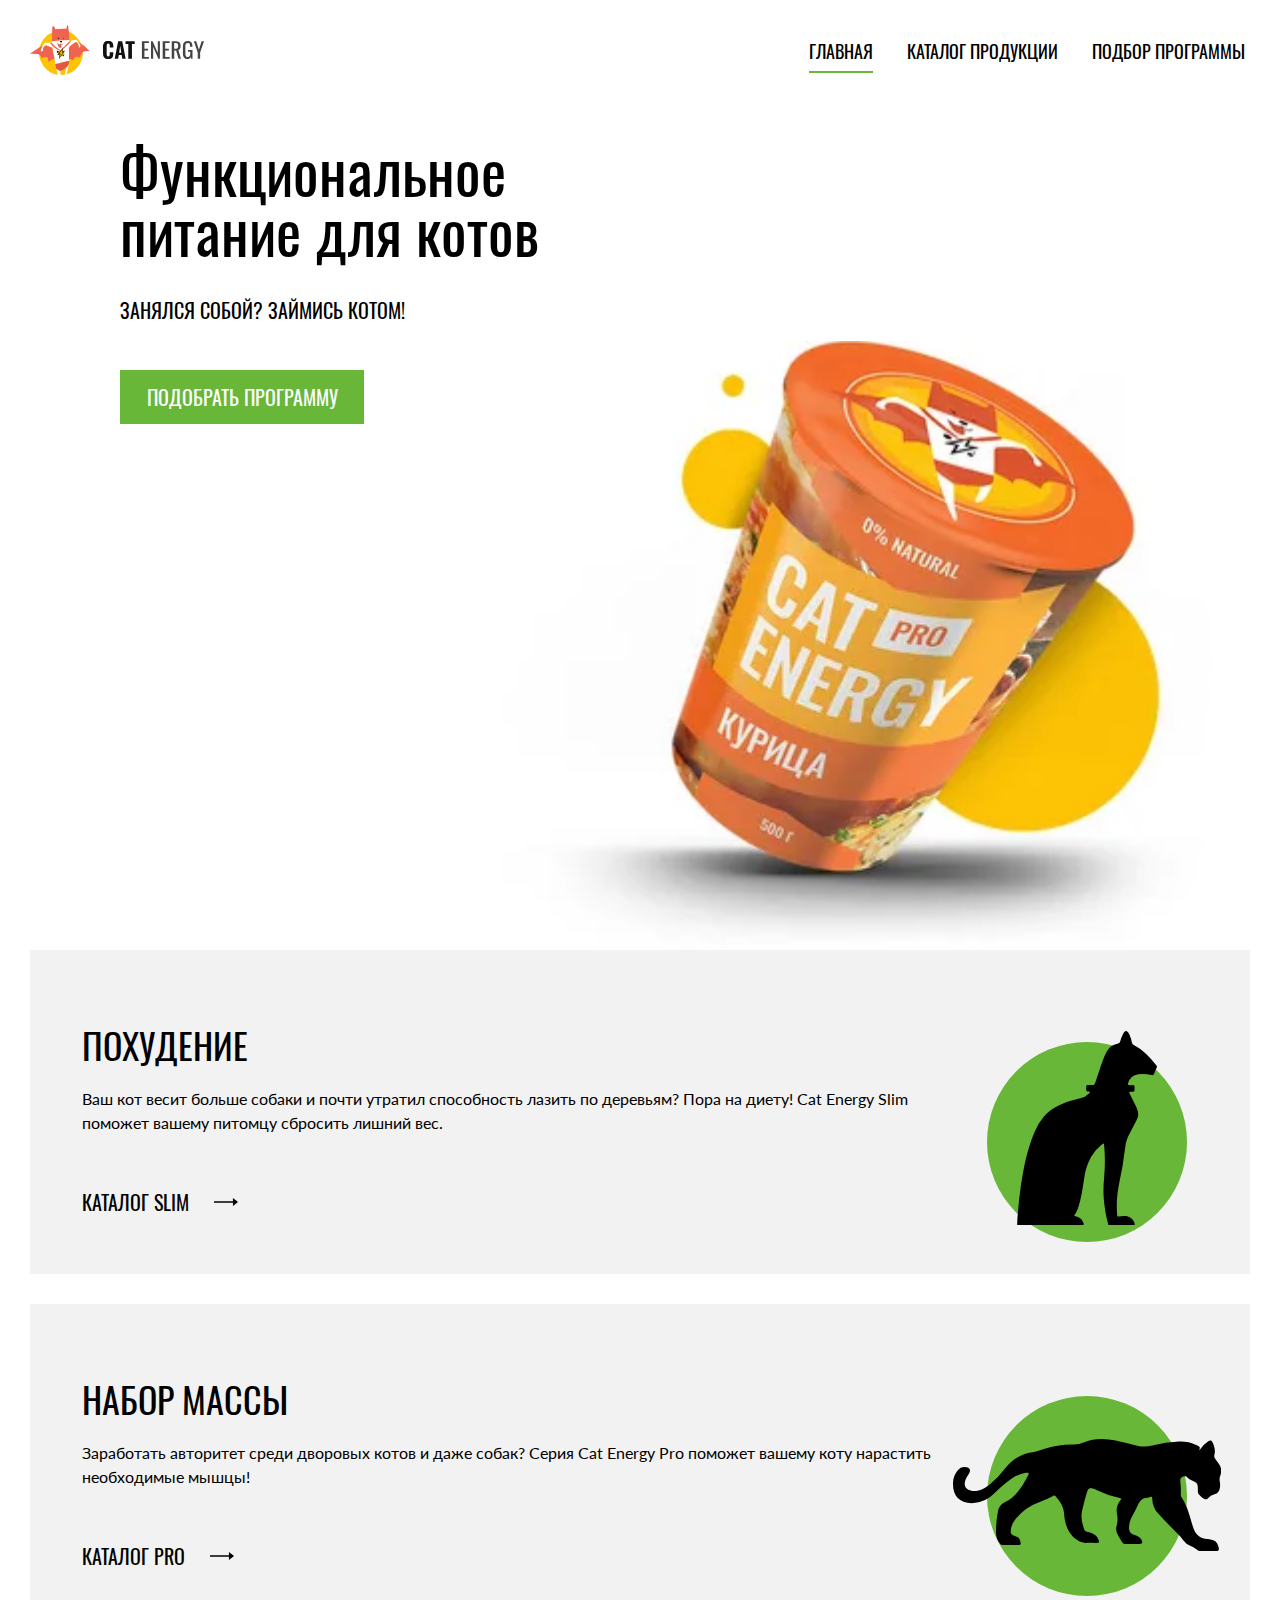
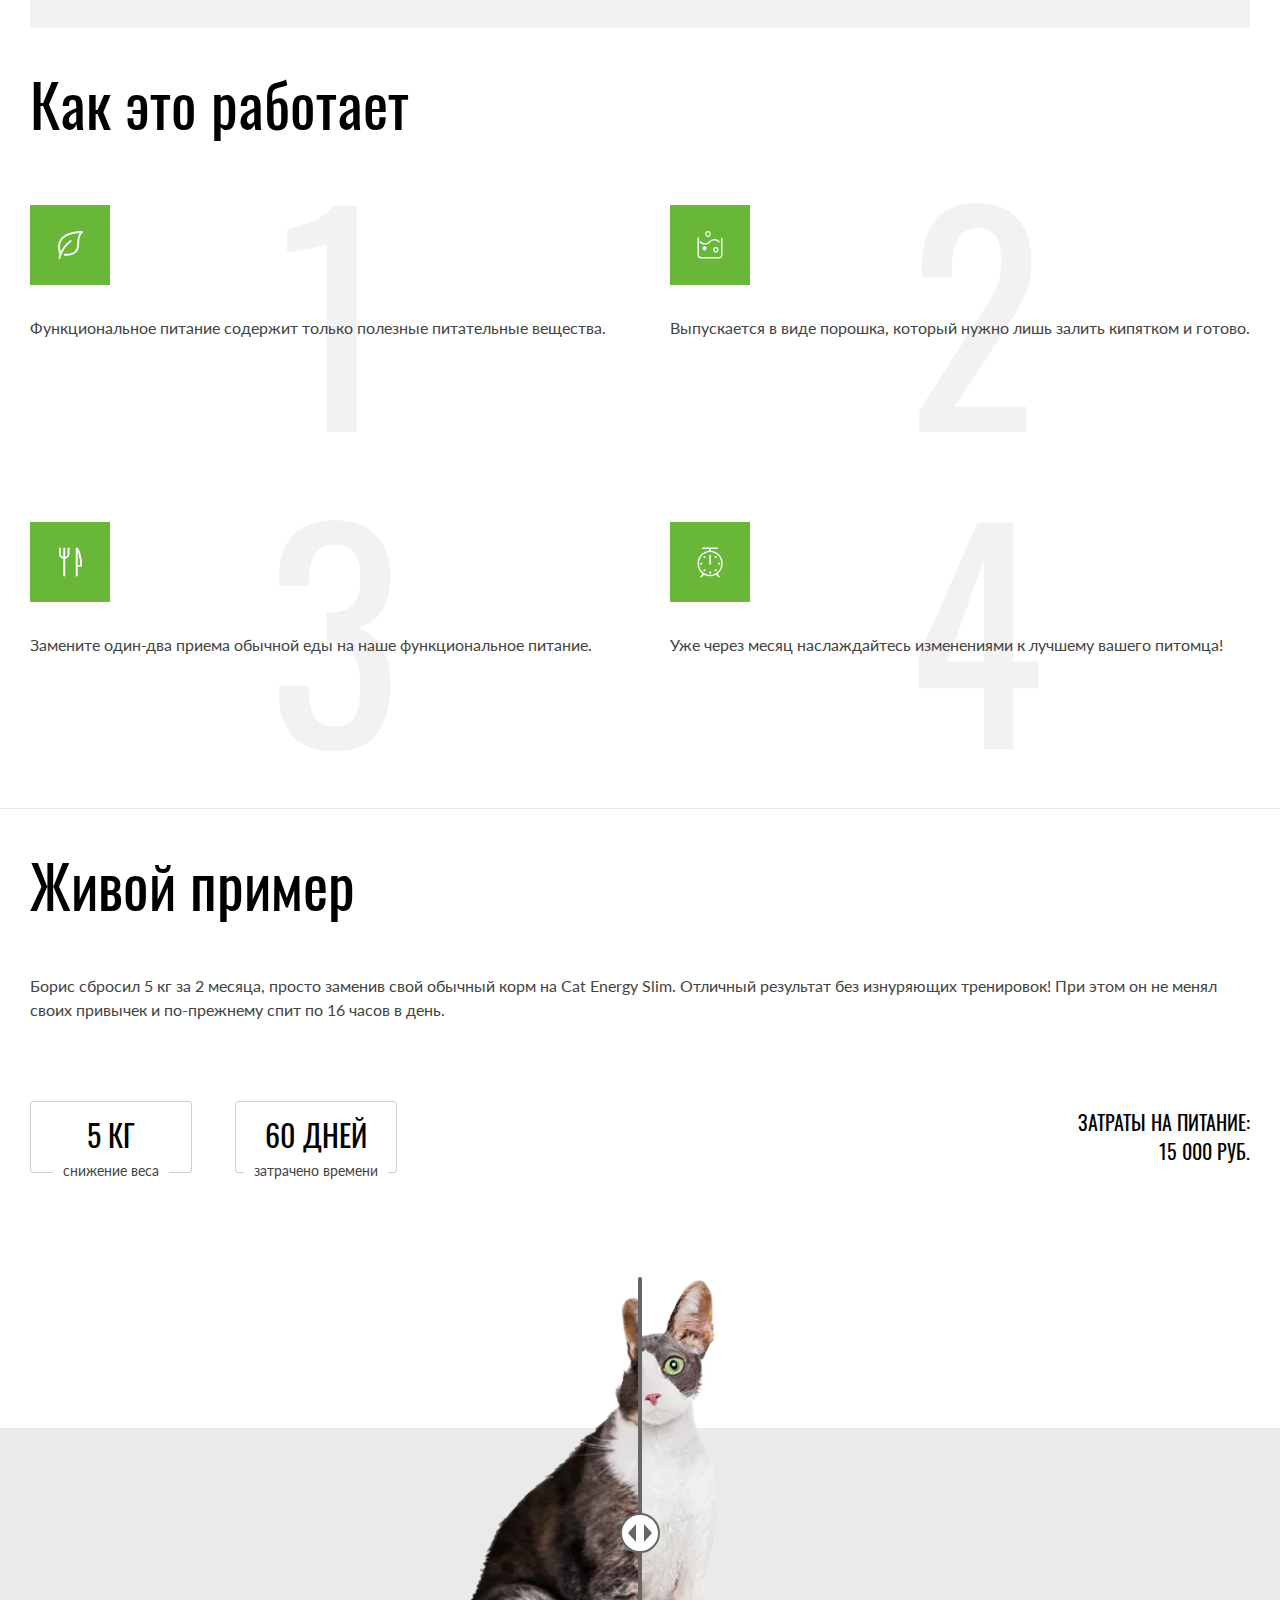
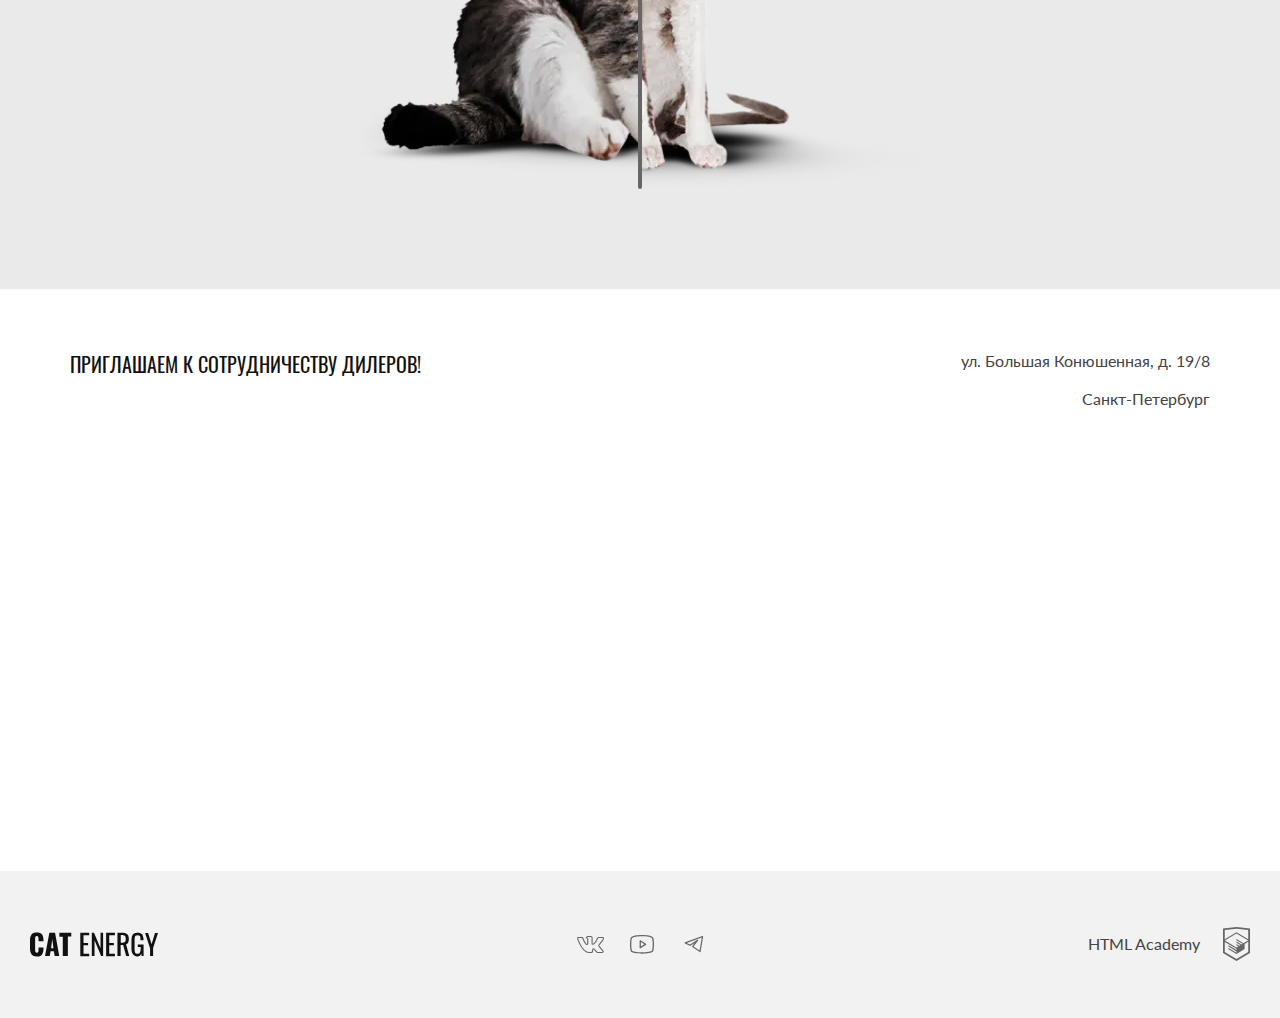
<file: index.html>
<!DOCTYPE html><html class="page" lang="ru"><head><meta charset="UTF-8"><title>Проект сайта "Кэт Энерджи"</title><meta name="viewport" content="width=device-width,initial-scale=1"><link rel="preload" href="fonts/lato/Lato-Regular.woff2" type="font/woff2" as="font" crossorigin="anonymous"><link rel="preload" href="fonts/oswald/oswaldregular.woff2" type="font/woff2" as="font" crossorigin="anonymous"><link rel="stylesheet" href="styles/styles.css"><link rel="icon" href="favicon.ico"><link rel="icon" href="favicons/icon.svg" type="image/svg+xml"><link rel="apple-touch-icon" href="favicons/180.png"><link rel="manifest" href="manifest.webmanifest"><script src="scripts/index.js" defer="defer"></script></head><body class="page__body body"><header class="page-header page-header--index-page"><div class="page-header__content-wrapper content-wrapper" data-test="header"><a class="page-header__logo-site logo-site" href="index.html" aria-current="page"><picture><source media="(min-width: 1320px)" width="202" height="59" type="image/svg+xml" srcset="images/logos/logo-cat-energy-big.svg"><source media="(min-width: 768px)" width="174" height="50" type="image/svg+xml" srcset="images/logos/logo-cat-energy-medium.svg"><img class="logo-site__image" src="images/logos/logo-cat-energy-small.svg" width="190" height="38" alt="Логотип сайта Cat Energy"></picture></a><nav class="page-header__main-nav main-nav hamburger-menu" aria-label="Главное меню"><button class="main-nav__hamburger-button hamburger-menu__toogle hamburger-menu__toogle--close hamburger-menu__toogle--no-js" type="button"><span class="visually-hidden">Открыть меню</span></button><ul class="page-header__main-menu main-menu hamburger-menu__list hamburger-menu__list--open hamburger-menu__list--no-js"><li class="main-menu__item"><a class="main-menu__link main-menu__link--index-page main-menu__link--current" href="#" aria-current="page">главная</a></li><li class="main-menu__item"><a class="main-menu__link main-menu__link--index-page" href="catalog.html">каталог продукции</a></li><li class="main-menu__item"><a class="main-menu__link main-menu__link--index-page" href="#">подбор программы</a></li></ul></nav></div><div class="page-header__hero hero" data-test="hero"><div class="hero__content-wrapper content-wrapper"><h1 class="hero__title">Функциональное<br>питание для котов</h1><p class="hero__slogan">Занялся собой? Займись котом!</p><picture class="hero__image-wrapper"><source media="(min-width: 1320px)" width="552" height="499" type="image/webp" srcset="images/product-big-desktop@1x.webp, images/product-big-desktop@2x.webp 2x"><source media="(min-width: 768px)" width="709" height="609" type="image/webp" srcset="images/product-big-tablet@1x.webp, images/product-big-tablet@2x.webp 2x"><source width="280" height="270" type="image/webp" srcset="images/product-big-mobile@1x.webp, images/product-big-mobile@2x.webp 2x"><source media="(min-width: 1320px)" width="552" height="499" type="image/png" srcset="images/product-big-desktop@1x.png, images/product-big-desktop@2x.png 2x"><source media="(min-width: 768px)" width="709" height="609" type="image/png" srcset="images/product-big-tablet@1x.png, images/product-big-tablet@2x.png 2x"><img class="hero__image" src="images/product-big-mobile@1x.png" srcset="images/product-big-mobile@2x.png 2x" width="280" height="270" alt="Оранжевая баночка корма на 500 грамм, с надписью Cat Energy Pro со вкусом курицы"></picture><a class="hero__button button button--primary" href="#">подобрать программу</a></div></div></header><main class="page-main page-main--index-page"><div class="content-wrapper"><section class="page-main__catalogs catalogs" data-test="programs"><h2 class="visually-hidden">Каталоги товаров</h2><ul class="catalogs__list"><li class="catalogs__item catalog catalog--thin-icon"><h3 class="catalog__title">похудение</h3><p class="catalog__desc">Ваш кот весит больше собаки и почти утратил способность лазить по деревьям? Пора на диету! Cat Energy Slim поможет вашему питомцу сбросить лишний вес.</p><a class="catalog__button button button--catalog" href="#">каталог slim</a></li><li class="catalogs__item catalog catalog--thick-icon"><h3 class="catalog__title">Набор массы</h3><p class="catalog__desc">Заработать авторитет среди дворовых котов и даже собак? Серия Cat Energy Pro поможет вашему коту нарастить необходимые мышцы!</p><a class="catalog__button button button--catalog" href="#">каталог pro</a></li></ul></section><section class="page-main__description-section description-section" data-test="features"><h2 class="description-section__title">Как это работает</h2><ol class="description-section__list"><li class="description-section__item description-section__item--icon-substance"><span class="description-section__text">Функциональное&nbsp;питание содержит&nbsp;только&nbsp;полезные питательные&nbsp;вещества.</span></li><li class="description-section__item description-section__item--icon-consistency"><span class="description-section__text">Выпускается в виде порошка, который&nbsp;нужно лишь залить кипятком&nbsp;и&nbsp;готово.</span></li><li class="description-section__item description-section__item--icon-eat"><span class="description-section__text">Замените один-два приема обычной&nbsp;еды&nbsp;на наше функциональное&nbsp;питание.</span></li><li class="description-section__item description-section__item--icon-weight"><span class="description-section__text">Уже через месяц наслаждайтесь изменениями к лучшему вашего&nbsp;питомца!</span></li></ol></section></div><section class="page-main__examples-section examples-section" data-test="proof"><div class="examples-section__content-wrapper content-wrapper"><div class="examples-section__wrapper-text"><h2 class="examples-section__title">Живой пример</h2><p class="examples-section__desc">Борис сбросил 5 кг за 2 месяца, просто заменив свой обычный&nbsp;корм&nbsp;на&nbsp;Cat Energy Slim. Отличный результат без&nbsp;изнуряющих тренировок! При этом он не менял своих привычек&nbsp;и по-прежнему спит по 16 часов в день.</p><div class="examples-section__wrapper-results"><dl class="examples-section__list-definitions"><div class="examples-section__item-definitions"><dt class="examples-section__term">5 КГ</dt><dd class="examples-section__definition">снижение веса</dd></div><div class="examples-section__item-definitions"><dt class="examples-section__term">60 ДНЕЙ</dt><dd class="examples-section__definition">затрачено времени</dd></div></dl><p class="examples-section__desc-strong">Затраты на питание: <span class="examples-section__price">15 000 РУБ.</span></p></div></div><div class="examples-section__slider-images slider-images"><picture class="slider-images__image-wrapper slider-images__image-wrapper--before"><source media="(min-width: 768px)" width="560" height="512" type="image/webp" srcset="images/slider-image-tablet-1@1x.webp, images/slider-image-tablet-1@2x.webp 2x"><source width="280" height="256" type="image/webp" srcset="images/slider-image-mobile-1@1x.webp, images/slider-image-mobile-1@2x.webp 2x"><source media="(min-width: 768px)" width="560" height="512" type="image/png" srcset="images/slider-image-tablet-1@1x.png, images/slider-image-tablet-1@2x.png 2x"><img class="slider-images__image" src="images/slider-image-mobile-1@1x.png" srcset="images/slider-image-mobile-1@2x.png 2x" width="280" height="256" alt="Кот с лишним весом"></picture><picture class="slider-images__image-wrapper slider-images__image-wrapper--after"><source media="(min-width: 768px)" width="560" height="512" type="image/webp" srcset="images/slider-image-tablet-2@1x.webp, images/slider-image-tablet-2@2x.webp 2x"><source width="280" height="256" type="image/webp" srcset="images/slider-image-mobile-2@1x.webp, images/slider-image-mobile-2@2x.webp 2x"><source media="(min-width: 768px)" width="560" height="512" type="image/png" srcset="images/slider-image-tablet-2@1x.png, images/slider-image-tablet-2@2x.png 2x"><img class="slider-images__image" src="images/slider-image-mobile-2@1x.png" srcset="images/slider-image-mobile-2@2x.png 2x" width="280" height="256" alt="Кот без лишнего веса"></picture><button class="slider-images__button" type="button"><span class="visually-hidden">Сдвинуть, чтобы увидеть изображение</span></button></div></div></section></main><footer class="page-footer"><section class="page-footer__contacts-section contacts-section" data-test="contacts"><div class="contacts-section__wrapper-text contacts-section__wrapper-text--index-page content-wrapper"><h2 class="visually-hidden">Контактная информация</h2><p class="contacts-section__slogan">приглашаем к&nbsp;сотрудничеству дилеров!</p><address class="contacts-section__address">ул.&nbsp;Большая Конюшенная,&nbsp;д.&nbsp;19/8 <span class="contacts-section__city">Санкт-Петербург</span></address></div><div class="contacts-section__wrapper-map"><div class="contacts-section__wrapper-map-interactive contacts-section__wrapper-map-interactive--no-js"><iframe class="contacts-section__map-interactive" src="https://yandex.ru/map-widget/v1/?um=constructor%3A4f4d75317c4feee721388542421a7ef2ab884ca936502e9de9c80456c1ccc30a&amp;source=constructor" height="362"></iframe></div><picture><source media="(min-width: 1000px)" width="1440" height="400" type="image/webp" srcset="images/map-desktop@1x.webp, images/map-desktop@2x.webp 2x"><source media="(min-width: 400px)" width="768" height="400" type="image/webp" srcset="images/map-tablet@1x.webp, images/map-tablet@2x.webp 2x"><source width="320" height="362" type="image/webp" srcset="images/map-mobile@1x.webp, images/map-mobile@2x.webp 2x"><source media="(min-width: 1000px)" width="1440" height="400" type="image/jpeg" srcset="images/map-desktop@1x.jpg, images/map-desktop@2x.jpg 2x"><source media="(min-width: 400px)" width="768" height="400" type="image/jpeg" srcset="images/map-tablet@1x.jpg, images/map-tablet@2x.jpg 2x"><img class="contacts-section__image-map" src="images/map-mobile@1x.jpg" srcset="images/map-mobile@2x.jpg 2x" width="320" height="362" alt="Карта проезда"></picture></div></section><div class="page-footer__wrapper" data-test="footer"><div class="page-footer__content-wrapper content-wrapper"><a class="page-footer__logo-site logo-site" href="index.html"><img class="logo-site__image" src="images/logos/logo-cat-energy-mini.svg" width="128" height="24" alt="Логотип сайта Cat Energy"></a><ul class="page-footer__list-social list-social"><li class="list-social__item"><a class="list-social__link list-social__link--vk" href="#"><span class="visually-hidden">перейти во Вконтакте</span></a></li><li class="list-social__item"><a class="list-social__link list-social__link--youtube" href="#"><span class="visually-hidden">перейти в Youtube</span></a></li><li class="list-social__item"><a class="list-social__link list-social__link--telegram" href="#"><span class="visually-hidden">перейти в Телеграм</span></a></li></ul><a class="page-footer__copyright" href="https://htmlacademy.ru/intensive/adaptive">HTML Academy</a></div></div></footer></body></html>
</file>
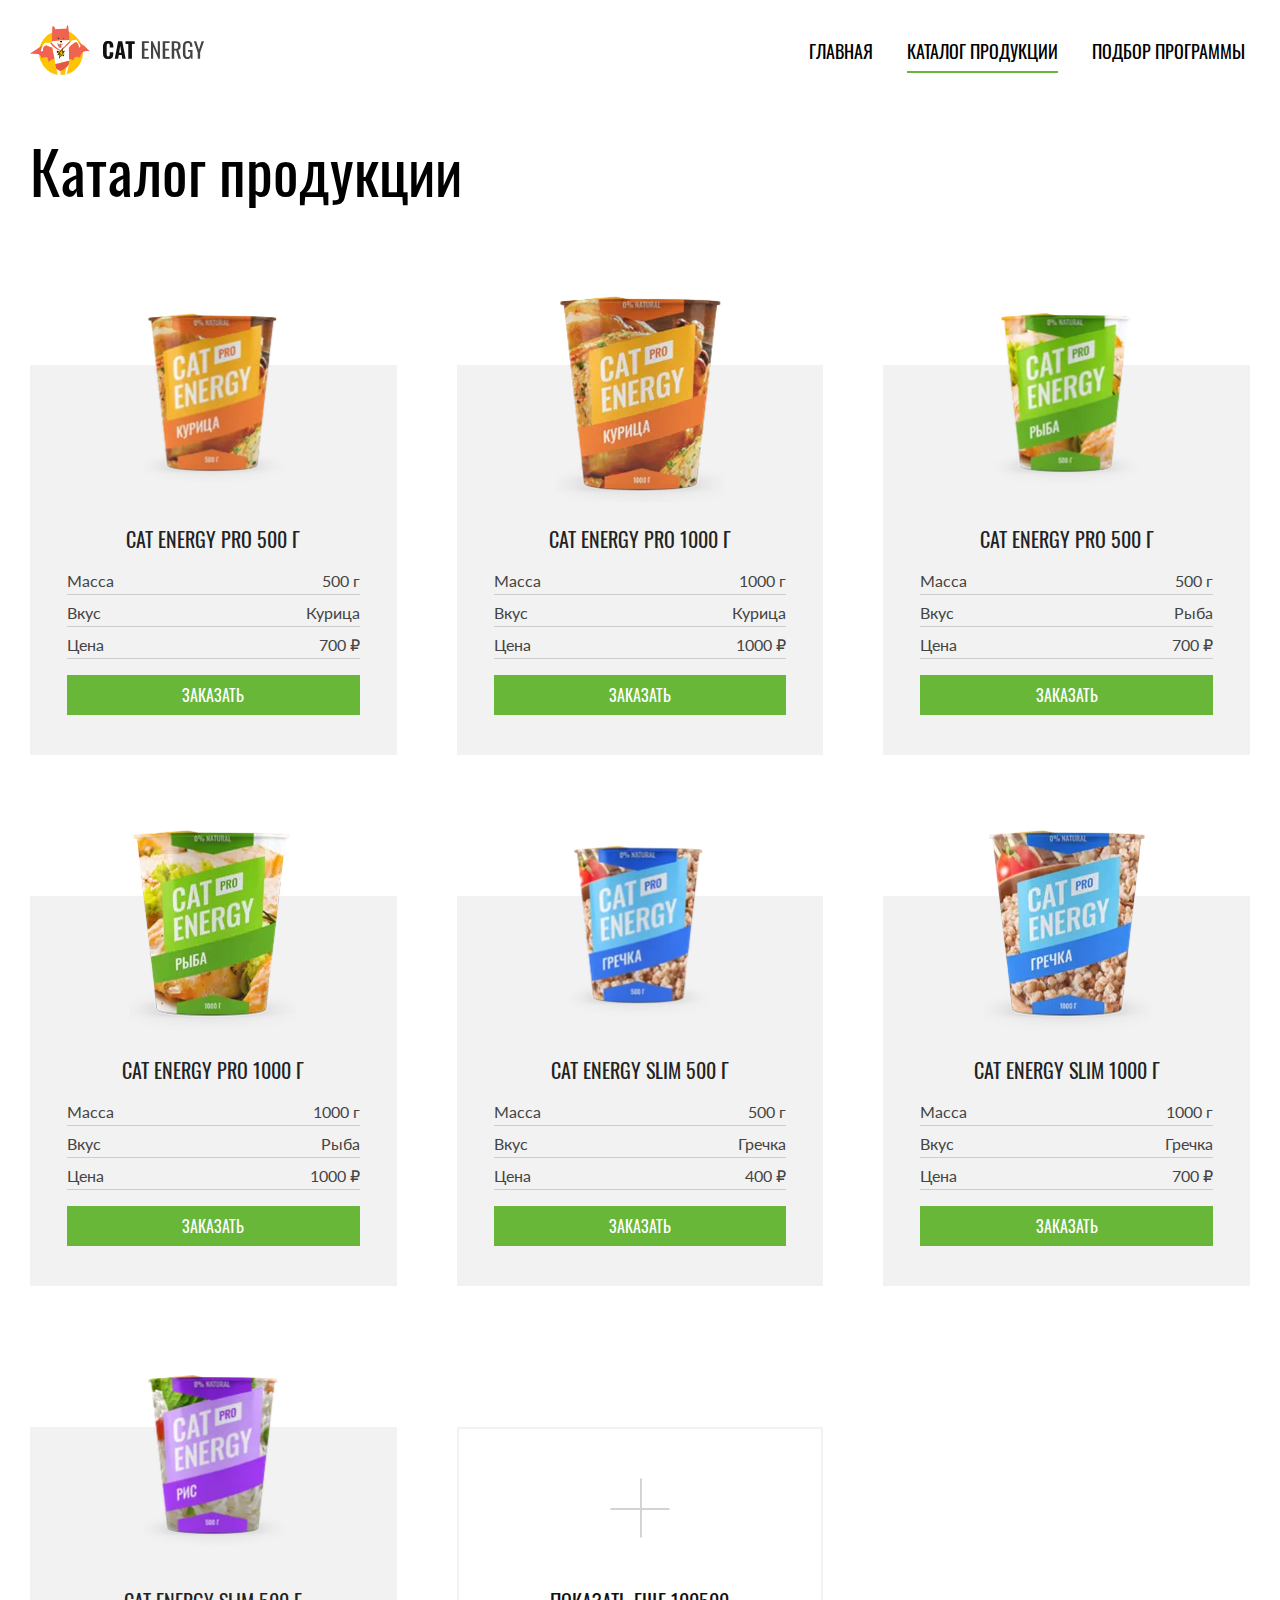
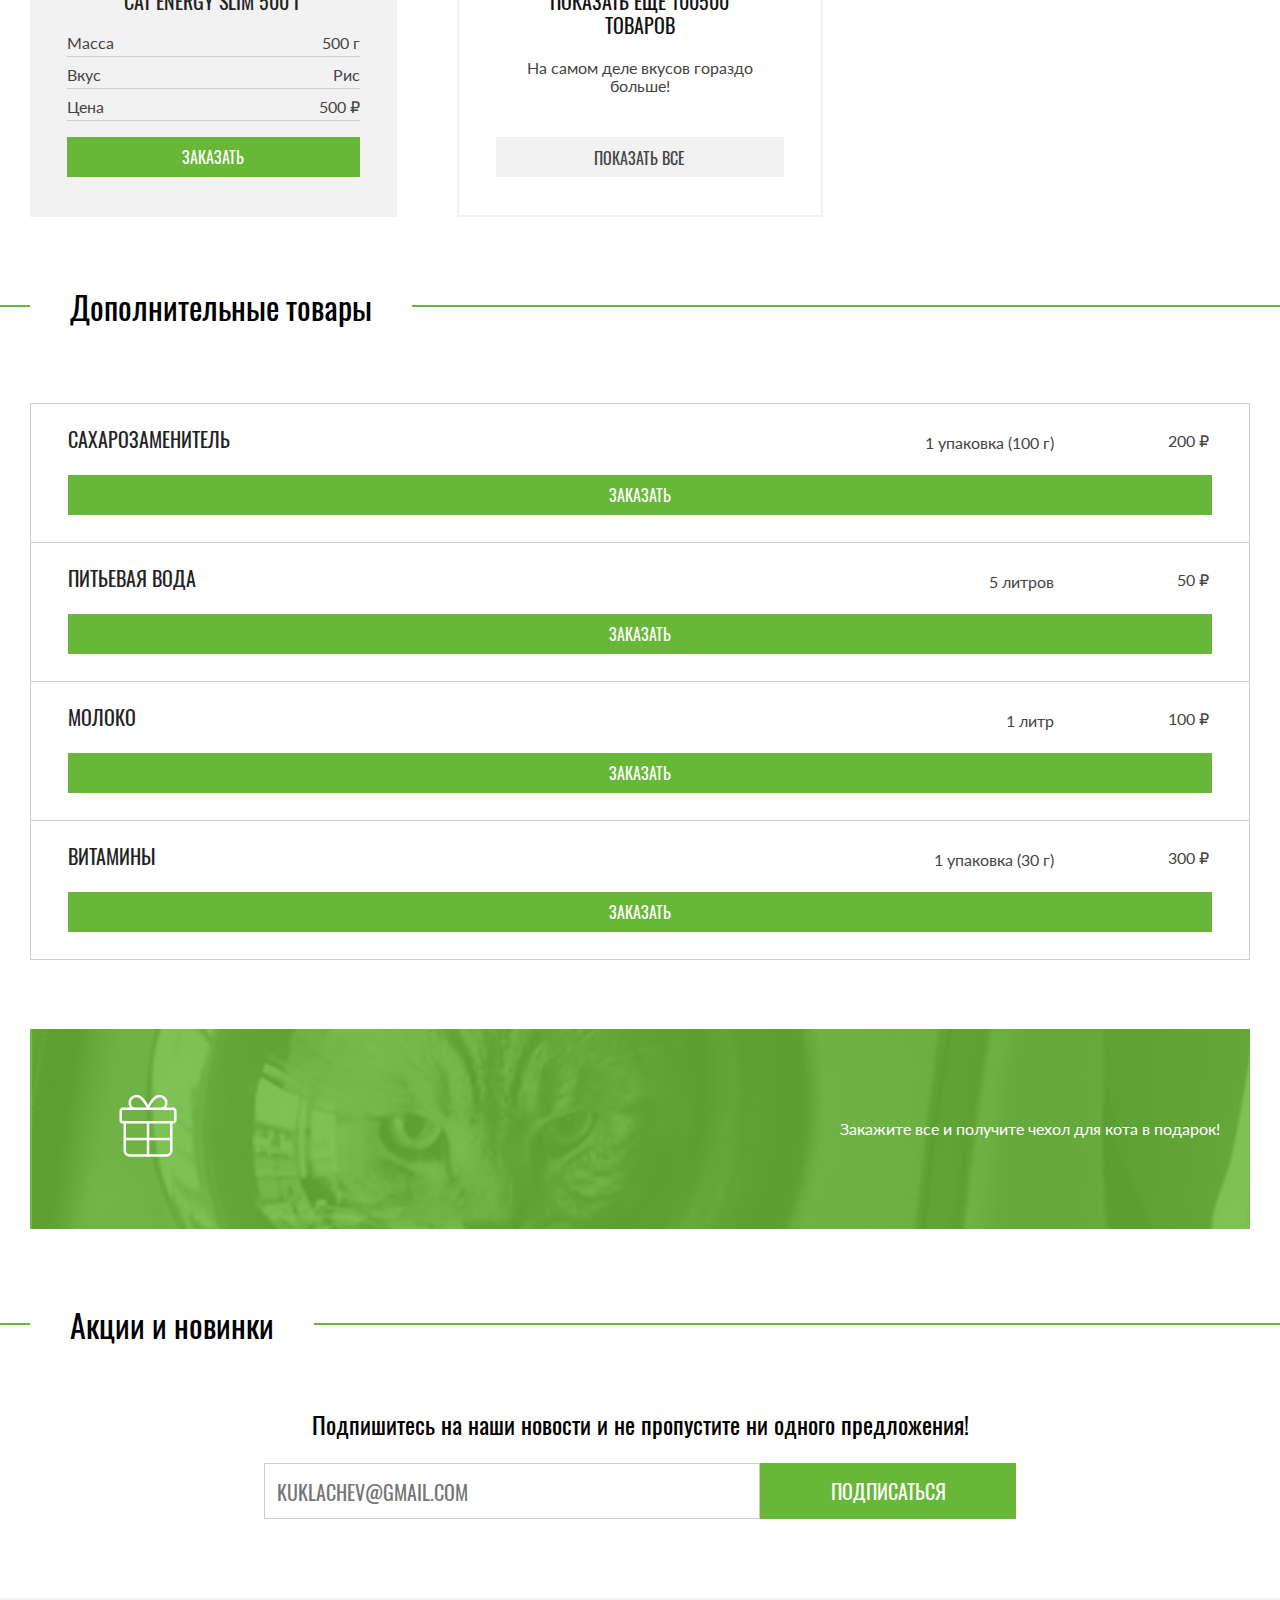
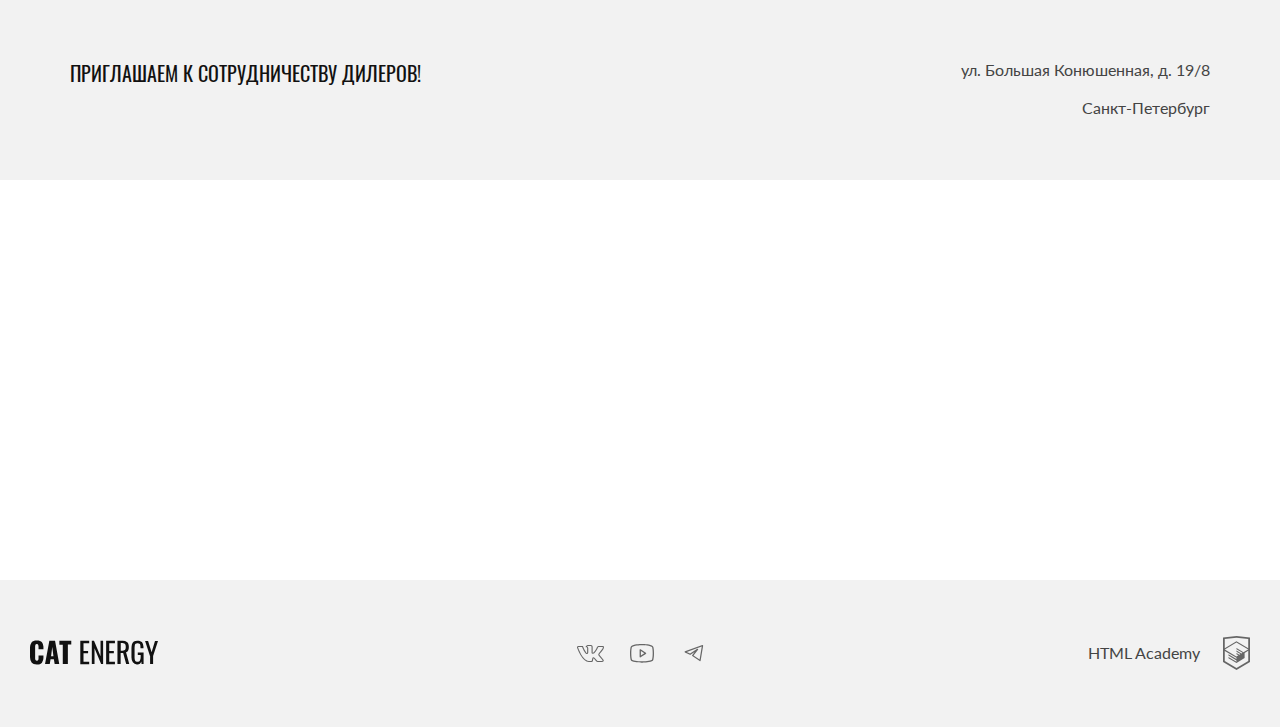
<file: catalog.html>
<!DOCTYPE html><html class="page" lang="ru"><head><meta charset="UTF-8"><title>Проект сайта "Кэт Энерджи"</title><meta name="viewport" content="width=device-width,initial-scale=1"><link rel="preload" href="fonts/lato/Lato-Regular.woff2" type="font/woff2" as="font" crossorigin="anonymous"><link rel="preload" href="fonts/oswald/oswaldregular.woff2" type="font/woff2" as="font" crossorigin="anonymous"><link rel="stylesheet" href="styles/styles.css"><link rel="icon" href="favicon.ico"><link rel="icon" href="favicons/icon.svg" type="image/svg+xml"><link rel="apple-touch-icon" href="favicons/180.png"><link rel="manifest" href="manifest.webmanifest"><script src="scripts/index.js" defer="defer"></script></head><body class="page__body body"><header class="page-header page-header--inner-page" data-test="header"><div class="page-header__content-wrapper content-wrapper"><a class="page-header__logo-site logo-site" href="index.html"><picture><source media="(min-width: 1320px)" width="202" height="59" type="image/svg+xml" srcset="images/logos/logo-cat-energy-big.svg"><source media="(min-width: 768px)" width="174" height="50" type="image/svg+xml" srcset="images/logos/logo-cat-energy-medium.svg"><img class="logo-site__image" src="images/logos/logo-cat-energy-small.svg" width="190" height="38" alt="Логотип сайта Cat Energy"></picture></a><nav class="page-header__main-nav main-nav hamburger-menu" aria-label="Главное меню"><button class="main-nav__hamburger-button hamburger-menu__toogle hamburger-menu__toogle--close hamburger-menu__toogle--no-js" type="button"><span class="visually-hidden">Открыть меню</span></button><ul class="page-header__main-menu main-menu hamburger-menu__list hamburger-menu__list--open hamburger-menu__list--no-js"><li class="main-menu__item"><a class="main-menu__link main-menu__link--inner-page" href="index.html">главная</a></li><li class="main-menu__item"><a class="main-menu__link main-menu__link--inner-page main-menu__link--current" href="#" aria-current="page">каталог продукции</a></li><li class="main-menu__item"><a class="main-menu__link main-menu__link--inner-page" href="#">подбор программы</a></li></ul></nav></div></header><main class="page-main page-main--inner-page"><div class="content-wrapper"><h1 class="page-main__title">Каталог продукции</h1></div><section class="page-main__product-main product-main" data-test="catalog"><div class="content-wrapper"><h2 class="visually-hidden">Основные товары</h2><ul class="product-main__list-product list-product"><li class="list-product__item-product item-product"><a class="item-product__link-image" href="#"><picture><source media="(min-width: 768px)" width="161" height="172" type="image/webp" srcset="images/products/product-tablet-1@1x.webp, images/products/product-tablet-1@2x.webp 2x"><source width="68" height="86" type="image/webp" srcset="images/products/product-mobile-1@1x.webp, images/products/product-mobile-1@2x.webp 2x"><source media="(min-width: 768px)" width="161" height="172" type="image/png" srcset="images/products/product-tablet-1@1x.png, images/products/product-tablet-1@2x.png 2x"><img class="item-product__image" src="images/products/product-mobile-1@1x.png" srcset="images/products/product-mobile-1@2x.png 2x" width="68" height="86" alt="Коробочка с кормом Cat Energy PRO массой 500 грамм, со вкусом курицы"></picture></a><div class="item-product__wrapper-description"><a class="item-product__link-title" href="#"><h3 class="item-product__title">Cat Energy PRO 500&nbsp;г</h3></a><dl class="item-product__list-details"><div class="item-product__item-details"><dt class="item-product__term">Масса</dt><dd class="item-product__definition">500 г</dd></div><div class="item-product__item-details"><dt class="item-product__term">Вкус</dt><dd class="item-product__definition">Курица</dd></div><div class="item-product__item-details"><dt class="item-product__term">Цена</dt><dd class="item-product__definition">700 ₽</dd></div></dl></div><a class="item-product__button button button--primary" href="#">заказать</a></li><li class="list-product__item-product item-product"><a class="item-product__link-image" href="#"><picture><source media="(min-width: 1320px)" width="172" height="196" type="image/webp" srcset="images/products/product-desktop-2@1x.webp, images/products/product-desktop-2@2x.webp 2x"><source media="(min-width: 768px)" width="168" height="206" type="image/webp" srcset="images/products/product-tablet-2@1x.webp, images/products/product-tablet-2@2x.webp 2x"><source width="84" height="100" type="image/webp" srcset="images/products/product-mobile-2@1x.webp, images/products/product-mobile-2@2x.webp 2x"><source media="(min-width: 1320px)" width="172" height="196" type="image/png" srcset="images/products/product-desktop-2@1x.png, images/products/product-desktop-2@2x.png 2x"><source media="(min-width: 768px)" width="168" height="206" type="image/png" srcset="images/products/product-tablet-2@1x.png, images/products/product-tablet-2@2x.png 2x"><img class="item-product__image" src="images/products/product-mobile-2@1x.png" srcset="images/products/product-mobile-2@2x.png 2x" width="84" height="100" alt="Коробочка с кормом Cat Energy PRO массой 1000 грамм, со вкусом курицы"></picture></a><div class="item-product__wrapper-description"><a class="item-product__link-title" href="#"><h3 class="item-product__title">Cat Energy PRO 1000&nbsp;г</h3></a><dl class="item-product__list-details"><div class="item-product__item-details"><dt class="item-product__term">Масса</dt><dd class="item-product__definition">1000 г</dd></div><div class="item-product__item-details"><dt class="item-product__term">Вкус</dt><dd class="item-product__definition">Курица</dd></div><div class="item-product__item-details"><dt class="item-product__term">Цена</dt><dd class="item-product__definition">1000 ₽</dd></div></dl></div><a class="item-product__button button button--primary" href="#">заказать</a></li><li class="list-product__item-product item-product"><a class="item-product__link-image" href="#"><picture><source media="(min-width: 768px)" width="163" height="174" type="image/webp" srcset="images/products/product-tablet-3@1x.webp, images/products/product-tablet-3@2x.webp 2x"><source width="68" height="78" type="image/webp" srcset="images/products/product-mobile-3@1x.webp, images/products/product-mobile-3@2x.webp 2x"><source media="(min-width: 768px)" width="163" height="174" type="image/png" srcset="images/products/product-tablet-3@1x.png, images/products/product-tablet-3@2x.png 2x"><img class="item-product__image" src="images/products/product-mobile-3@1x.png" srcset="images/products/product-mobile-3@2x.png 2x" width="68" height="78" alt="Коробочка с кормом Cat Energy PRO массой 500 грамм, со вкусом рыбы"></picture></a><div class="item-product__wrapper-description"><a class="item-product__link-title" href="#"><h3 class="item-product__title">Cat Energy PRO 500&nbsp;г</h3></a><dl class="item-product__list-details"><div class="item-product__item-details"><dt class="item-product__term">Масса</dt><dd class="item-product__definition">500 г</dd></div><div class="item-product__item-details"><dt class="item-product__term">Вкус</dt><dd class="item-product__definition">Рыба</dd></div><div class="item-product__item-details"><dt class="item-product__term">Цена</dt><dd class="item-product__definition">700 ₽</dd></div></dl></div><a class="item-product__button button button--primary" href="#">заказать</a></li><li class="list-product__item-product item-product"><a class="item-product__link-image" href="#"><picture><source media="(min-width: 1320px)" width="172" height="196" type="image/webp" srcset="images/products/product-desktop-4@1x.webp, images/products/product-desktop-4@2x.webp 2x"><source media="(min-width: 768px)" width="168" height="206" type="image/webp" srcset="images/products/product-tablet-4@1x.webp, images/products/product-tablet-4@2x.webp 2x"><source width="84" height="100" type="image/webp" srcset="images/products/product-mobile-4@1x.webp, images/products/product-mobile-4@2x.webp 2x"><source media="(min-width: 1320px)" width="172" height="196" type="image/png" srcset="images/products/product-desktop-4@1x.png, images/products/product-desktop-4@2x.png 2x"><source media="(min-width: 768px)" width="168" height="206" type="image/png" srcset="images/products/product-tablet-4@1x.png, images/products/product-tablet-4@2x.png 2x"><img class="item-product__image" src="images/products/product-mobile-4@1x.png" srcset="images/products/product-mobile-4@2x.png 2x" width="84" height="100" alt="Коробочка с кормом Cat Energy PRO массой 1000 грамм, со вкусом рыбы"></picture></a><div class="item-product__wrapper-description"><a class="item-product__link-title" href="#"><h3 class="item-product__title">Cat Energy PRO 1000&nbsp;г</h3></a><dl class="item-product__list-details"><div class="item-product__item-details"><dt class="item-product__term">Масса</dt><dd class="item-product__definition">1000 г</dd></div><div class="item-product__item-details"><dt class="item-product__term">Вкус</dt><dd class="item-product__definition">Рыба</dd></div><div class="item-product__item-details"><dt class="item-product__term">Цена</dt><dd class="item-product__definition">1000 ₽</dd></div></dl></div><a class="item-product__button button button--primary" href="#">заказать</a></li><li class="list-product__item-product item-product"><a class="item-product__link-image" href="#"><picture><source media="(min-width: 768px)" width="161" height="171" type="image/webp" srcset="images/products/product-tablet-5@1x.webp, images/products/product-tablet-5@2x.webp 2x"><source width="68" height="78" type="image/webp" srcset="images/products/product-mobile-5@1x.webp, images/products/product-mobile-5@2x.webp 2x"><source media="(min-width: 768px)" width="161" height="171" type="image/png" srcset="images/products/product-tablet-5@1x.png, images/products/product-tablet-5@2x.png 2x"><img class="item-product__image" src="images/products/product-mobile-5@1x.png" srcset="images/products/product-mobile-5@2x.png 2x" width="68" height="78" alt="Коробочка с кормом Cat Energy SLIM массой 500 грамм, со вкусом гречка"></picture></a><div class="item-product__wrapper-description"><a class="item-product__link-title" href="#"><h3 class="item-product__title">Cat Energy SLIM 500&nbsp;г</h3></a><dl class="item-product__list-details"><div class="item-product__item-details"><dt class="item-product__term">Масса</dt><dd class="item-product__definition">500 г</dd></div><div class="item-product__item-details"><dt class="item-product__term">Вкус</dt><dd class="item-product__definition">Гречка</dd></div><div class="item-product__item-details"><dt class="item-product__term">Цена</dt><dd class="item-product__definition">400 ₽</dd></div></dl></div><a class="item-product__button button button--primary" href="#">заказать</a></li><li class="list-product__item-product item-product"><a class="item-product__link-image" href="#"><picture><source media="(min-width: 1320px)" width="172" height="196" type="image/webp" srcset="images/products/product-desktop-6@1x.webp, images/products/product-desktop-6@2x.webp 2x"><source media="(min-width: 768px)" width="168" height="206" type="image/webp" srcset="images/products/product-tablet-6@1x.webp, images/products/product-tablet-6@2x.webp 2x"><source width="84" height="100" type="image/webp" srcset="images/products/product-mobile-6@1x.webp, images/products/product-mobile-6@2x.webp 2x"><source media="(min-width: 1320px)" width="172" height="196" type="image/png" srcset="images/products/product-desktop-6@1x.png, images/products/product-desktop-6@2x.png 2x"><source media="(min-width: 768px)" width="168" height="206" type="image/png" srcset="images/products/product-tablet-6@1x.png, images/products/product-tablet-6@2x.png 2x"><img class="item-product__image" src="images/products/product-mobile-6@1x.png" srcset="images/products/product-mobile-6@2x.png 2x" width="84" height="100" alt="Коробочка с кормом Cat Energy SLIM массой 1000 грамм, со вкусом гречка"></picture></a><div class="item-product__wrapper-description"><a class="item-product__link-title" href="#"><h3 class="item-product__title">Cat Energy SLIM 1000&nbsp;г</h3></a><dl class="item-product__list-details"><div class="item-product__item-details"><dt class="item-product__term">Масса</dt><dd class="item-product__definition">1000 г</dd></div><div class="item-product__item-details"><dt class="item-product__term">Вкус</dt><dd class="item-product__definition">Гречка</dd></div><div class="item-product__item-details"><dt class="item-product__term">Цена</dt><dd class="item-product__definition">700 ₽</dd></div></dl></div><a class="item-product__button button button--primary" href="#">заказать</a></li><li class="list-product__item-product item-product"><a class="item-product__link-image" href="#"><picture><source media="(min-width: 768px)" width="163" height="174" type="image/webp" srcset="images/products/product-tablet-7@1x.webp, images/products/product-tablet-7@2x.webp 2x"><source width="72" height="84" type="image/webp" srcset="images/products/product-mobile-7@1x.webp, images/products/product-mobile-7@2x.webp 2x"><source media="(min-width: 768px)" width="163" height="174" type="image/png" srcset="images/products/product-tablet-7@1x.png, images/products/product-tablet-7@2x.png 2x"><img class="item-product__image" src="images/products/product-mobile-7@1x.png" srcset="images/products/product-mobile-7@2x.png 2x" width="72" height="84" alt="Коробочка с кормом Cat Energy SLIM массой 500 грамм, со вкусом риса"></picture></a><div class="item-product__wrapper-description"><a class="item-product__link-title" href="#"><h3 class="item-product__title">Cat Energy SLIM 500&nbsp;г</h3></a><dl class="item-product__list-details"><div class="item-product__item-details"><dt class="item-product__term">Масса</dt><dd class="item-product__definition">500 г</dd></div><div class="item-product__item-details"><dt class="item-product__term">Вкус</dt><dd class="item-product__definition">Рис</dd></div><div class="item-product__item-details"><dt class="item-product__term">Цена</dt><dd class="item-product__definition">500 ₽</dd></div></dl></div><a class="item-product__button button button--primary" href="#">заказать</a></li><li class="list-product__item-product item-product item-product--card-view-all"><a class="item-product__link-image item-product__link-image--card-view-all" href="#"><span class="visually-hidden">Показать еще товары</span></a><div class="item-product__wrapper-description"><a class="item-product__link-title item-product__link-title--card-view-all" href="#"><h3 class="item-product__title item-product__title--card-view-all">Показать еще 100500 товаров</h3></a><p class="item-product__description">На самом деле вкусов гораздо больше!</p></div><a class="item-product__button button button--card-view-all" href="#">показать все</a></li></ul></div></section><section class="page-main__product-additional product-additional" data-test="additional"><div class="content-wrapper"><h2 class="product-additional__title">Дополнительные товары</h2><div class="product-additional__wrapper"><ul class="product-additional__list-product-additional"><li class="product-additional__item-product-additional"><div class="product-additional__wrapper-description"><a class="product-additional__link-title" href="#"><h3 class="product-additional__subtitle">Сахарозаменитель</h3></a><dl class="product-additional__list-details"><div class="product-additional__item-details"><dt class="product-additional__term">1 упаковка (100 г)</dt><dd class="product-additional__definition">200 ₽</dd></div></dl></div><a class="product-additional__button button button--primary" href="#">заказать</a></li><li class="product-additional__item-product-additional"><div class="product-additional__wrapper-description"><a class="product-additional__link-title" href="#"><h3 class="product-additional__subtitle">питьевая вода</h3></a><dl class="product-additional__list-details"><div class="product-additional__item-details"><dt class="product-additional__term">5 литров</dt><dd class="product-additional__definition">50 ₽</dd></div></dl></div><a class="product-additional__button button button--primary" href="#">заказать</a></li><li class="product-additional__item-product-additional"><div class="product-additional__wrapper-description"><a class="product-additional__link-title" href="#"><h3 class="product-additional__subtitle">молоко</h3></a><dl class="product-additional__list-details"><div class="product-additional__item-details"><dt class="product-additional__term">1 литр</dt><dd class="product-additional__definition">100 ₽</dd></div></dl></div><a class="product-additional__button button button--primary" href="#">заказать</a></li><li class="product-additional__item-product-additional"><div class="product-additional__wrapper-description"><a class="product-additional__link-title" href="#"><h3 class="product-additional__subtitle">витамины</h3></a><dl class="product-additional__list-details"><div class="product-additional__item-details"><dt class="product-additional__term">1 упаковка (30 г)</dt><dd class="product-additional__definition">300 ₽</dd></div></dl></div><a class="product-additional__button button button--primary" href="#">заказать</a></li></ul><div class="product-additional__promo promo"><p class="promo__promo-text">Закажите&nbsp;все и&nbsp;получите&nbsp;чехол&nbsp;для кота&nbsp;в&nbsp;подарок!</p></div></div></div></section><section class="page-main__newsletter newsletter"><div class="page-main__content-wrapper content-wrapper"><h2 class="newsletter__title">Акции и новинки</h2><p class="newsletter__desc">Подпишитесь на наши новости и не пропустите ни одного предложения!</p><form class="newsletter__form-newsletter form-newsletter" action="https://echo.htmlacademy.ru/" method="post"><label for="field-email"><span class="visually-hidden">Введите Ваш email адрес</span></label> <input class="form-newsletter__field-email" type="email" name="email" id="field-email" placeholder="kuklachev@gmail.com" required> <button class="form-newsletter__button button button--primary" type="submit">Подписаться</button></form></div></section></main><footer class="page-footer"><section class="page-footer__contacts-section contacts-section" data-test="contacts"><div class="contacts-section__wrapper-text contacts-section__wrapper-text--inner-page content-wrapper"><h2 class="visually-hidden">Контактная информация</h2><p class="contacts-section__slogan">приглашаем к&nbsp;сотрудничеству дилеров!</p><address class="contacts-section__address">ул.&nbsp;Большая Конюшенная,&nbsp;д.&nbsp;19/8 <span class="contacts-section__city">Санкт-Петербург</span></address></div><div class="contacts-section__wrapper-map"><div class="contacts-section__wrapper-map-interactive contacts-section__wrapper-map-interactive--no-js"><iframe class="contacts-section__map-interactive" src="https://yandex.ru/map-widget/v1/?um=constructor%3A4f4d75317c4feee721388542421a7ef2ab884ca936502e9de9c80456c1ccc30a&amp;source=constructor" height="362"></iframe></div><picture><source media="(min-width: 1320px)" width="1440" height="400" type="image/webp" srcset="images/map-desktop@1x.webp, images/map-desktop@2x.webp 2x"><source media="(min-width: 768px)" width="768" height="400" type="image/webp" srcset="images/map-tablet@1x.webp, images/map-tablet@2x.webp 2x"><source width="320" height="362" type="image/webp" srcset="images/map-mobile@1x.webp, images/map-mobile@2x.webp 2x"><source media="(min-width: 1320px)" width="1440" height="400" type="image/jpeg" srcset="images/map-desktop@1x.jpg, images/map-desktop@2x.jpg 2x"><source media="(min-width: 768px)" width="768" height="400" type="image/jpeg" srcset="images/map-tablet@1x.jpg, images/map-tablet@2x.jpg 2x"><img class="contacts-section__image-map" src="images/map-mobile@1x.jpg" srcset="images/map-mobile@2x.jpg 2x" width="320" height="362" alt="Карта проезда"></picture></div></section><div class="page-footer__wrapper" data-test="footer"><div class="page-footer__content-wrapper content-wrapper"><a class="page-footer__logo-site logo-site" href="index.html"><img class="logo-site__image" src="images/logos/logo-cat-energy-mini.svg" width="128" height="24" alt="Логотип сайта Cat Energy"></a><ul class="page-footer__list-social list-social"><li class="list-social__item"><a class="list-social__link list-social__link--vk" href="#"><span class="visually-hidden">перейти во Вконтакте</span></a></li><li class="list-social__item"><a class="list-social__link list-social__link--youtube" href="#"><span class="visually-hidden">перейти в Youtube</span></a></li><li class="list-social__item"><a class="list-social__link list-social__link--telegram" href="#"><span class="visually-hidden">перейти в Телеграм</span></a></li></ul><a class="page-footer__copyright" href="https://htmlacademy.ru/intensive/adaptive">HTML Academy</a></div></div></footer></body></html>
</file>
<file: styles/styles.css>
@font-face{font-family:Lato;font-weight:400;font-style:normal;src:url(../fonts/lato/Lato-Regular.woff2)format("woff2");font-display:swap}@font-face{font-family:Oswald;font-weight:400;font-style:normal;src:url(../fonts/oswald/oswaldregular.woff2)format("woff2");font-display:swap}*,:before,:after{box-sizing:border-box}img{object-fit:contain;max-width:100%;height:auto}a{text-decoration:none}.visually-hidden{white-space:nowrap;-webkit-clip-path:inset(100%);clip-path:inset(100%);clip:rect(0 0 0 0);border:0;width:1px;height:1px;margin:-1px;padding:0;position:absolute;overflow:hidden}.button{text-align:center;text-transform:uppercase;cursor:pointer;padding:10px;font-family:Oswald,Arial,sans-serif;font-size:16px;line-height:20px;text-decoration:none;transition:opacity .3s,background-color .3s,color .3s;display:block}.button--catalog{color:#000;text-align:left;align-items:center;gap:15px;width:-moz-fit-content;width:fit-content;padding-left:0;line-height:16px;display:flex}@media (width>=768px){.button--catalog{gap:25px;font-size:20px;line-height:30px}}.button--catalog:after{content:"";background-color:#000;flex-shrink:0;width:32px;height:12px;transition:all .3s;display:block;-webkit-mask-image:url(../icons/stack.svg#arrow);mask-image:url(../icons/stack.svg#arrow);-webkit-mask-position:0;mask-position:0;-webkit-mask-size:24px 12px;mask-size:24px 12px;-webkit-mask-repeat:no-repeat;mask-repeat:no-repeat}.button--primary{color:#fff;background-color:#68b738}.button--card-view-all{color:#444;background-color:#f2f2f2;padding-top:11px;padding-bottom:9px}.button--catalog:hover:after,.button--catalog:active:after{-webkit-mask-size:32px 12px;mask-size:32px 12px}.button--catalog:active{opacity:.3}.button--primary:hover{background-color:#5eaa2f}.button--primary:active{color:#ffffff4d;background-color:#5eaa2f}.button--card-view-all:hover{background-color:#ebebeb}.button--card-view-all:active{opacity:.3}.hamburger-menu{position:relative}.hamburger-menu__toogle{cursor:pointer;background-color:#000;width:24px;height:24px;position:absolute;top:-22px;right:-3px;transform:translateY(-100%)}.hamburger-menu__toogle--open{-webkit-mask-image:url(../icons/stack.svg#exit);mask-image:url(../icons/stack.svg#exit);-webkit-mask-position:50%;mask-position:50%;-webkit-mask-size:18px 18px;mask-size:18px 18px;-webkit-mask-repeat:no-repeat;mask-repeat:no-repeat}.hamburger-menu__toogle--close{top:-21px;right:1px;-webkit-mask-image:url(../icons/stack.svg#hamburger-menu);mask-image:url(../icons/stack.svg#hamburger-menu);-webkit-mask-position:50%;mask-position:50%;-webkit-mask-size:24px 24px;mask-size:24px 24px;-webkit-mask-repeat:no-repeat;mask-repeat:no-repeat}.hamburger-menu__toogle--no-js{display:none}.hamburger-menu__toogle:hover{opacity:.8}.hamburger-menu__toogle:active{opacity:.6}@media (width<768px){.hamburger-menu__list{display:flex;position:absolute}.hamburger-menu__list--open{box-sizing:content-box;flex-direction:column;align-items:center;width:100%;display:flex;position:absolute}.hamburger-menu__list--close{display:none}.hamburger-menu__list--no-js{display:flex;position:static}}.slider-images{display:grid;position:relative}@media (width>=1320px){.slider-images{align-self:flex-start}}.slider-images__image-wrapper{grid-area:1/1/-1/-1}.slider-images__image-wrapper--before{z-index:2;background-color:#eaeaea;width:50%;overflow:hidden}@media (width>=768px){.slider-images__image-wrapper--before{background-color:#0000;background-image:linear-gradient(360deg,#eaeaea 70.5%,#fff 29.5%)}}@media (width>=1320px){.slider-images__image-wrapper--before{background-image:linear-gradient(360deg,#eaeaea 73.5%,#fff 26.5%)}}.slider-images__image-wrapper--after{z-index:1}.slider-images__image{max-width:none;display:block}.slider-images__button{z-index:3;cursor:pointer;background-color:#666;border:none;border-radius:4px;width:4px;height:100%;padding:0;transition:background-color .3s,border-color .3s,opacity .3s;position:absolute;top:0;left:50%;transform:translate(-50%)}.slider-images__button:before,.slider-images__button:after{content:"";transition:background-color .3s,border-color .3s;display:block;position:absolute;top:50%;left:50%;transform:translate(-50%,-50%)}.slider-images__button:before{background-color:#fff;border:2px solid #666;border-radius:50%;width:40px;height:40px}.slider-images__button:after{background-color:#666;width:24px;height:18px;-webkit-mask-image:url(../icons/stack.svg#button-slider);mask-image:url(../icons/stack.svg#button-slider);-webkit-mask-position:50%;mask-position:50%;-webkit-mask-size:24px 18px;mask-size:24px 18px;-webkit-mask-repeat:no-repeat;mask-repeat:no-repeat}.slider-images__button:hover,.slider-images__button:hover:after{background-color:#68b738}.slider-images__button:hover:before{border-color:#68b738}.slider-images__button:active{opacity:.6}.body{color:#444;background-color:#fff;margin:0;font-family:Lato,Tahoma,sans-serif;font-size:14px;font-style:normal;font-weight:400;line-height:18px}.page-header{padding-top:13px}@media (width>=768px){.page-header{padding-top:25px}}@media (width>=1320px){.page-header{padding-top:55px}}.page-header--index-page{margin-bottom:5px}@media (width>=768px){.page-header--index-page{margin-bottom:0}}@media (width>=1320px){.page-header--index-page{background-image:-webkit-linear-gradient(270deg,#68b738d9 50%,#fff 50%),-webkit-image-set(url(../images/backgrounds/background-desktop-1@1x.webp) 1x type("image/webp"),url(../images/backgrounds/background-desktop-1@2x.webp) 2x type("image/webp"),url(../images/backgrounds/background-desktop-1@1x.jpg) 1x,url(../images/backgrounds/background-desktop-1@2x.jpg) 2x),-webkit-linear-gradient(270deg,#403e49 50%,#fff 50%);background-image:linear-gradient(270deg,#68b738d9 50%,#fff 50%),image-set("../images/backgrounds/background-desktop-1@1x.webp" 1x type("image/webp"),"../images/backgrounds/background-desktop-1@2x.webp" 2x type("image/webp"),"../images/backgrounds/background-desktop-1@1x.jpg" 1x,"../images/backgrounds/background-desktop-1@2x.jpg" 2x),linear-gradient(270deg,#403e49 50%,#fff 50%);background-position:50%,calc(50% + 520px) bottom;background-repeat:no-repeat;background-size:100%,1040px 694px;min-height:694px;margin-bottom:82px}}@media (width<768px){.page-header--inner-page{border-bottom:1px solid #d9d9d9}}.page-header__content-wrapper{flex-direction:column;display:flex}@media (width>=768px){.page-header__content-wrapper{flex-direction:row;justify-content:space-between;align-items:flex-start;column-gap:33px}}.page-header__logo-site{width:190px;height:38px;display:block}@media (width<768px){.page-header__logo-site{margin-bottom:14px}}@media (width>=768px){.page-header__logo-site{width:174px;height:50px}}@media (width>=1320px){.page-header__logo-site{width:202px;height:59px}}.content-wrapper{min-width:320px;max-width:1320px;margin:0 auto;padding:0 20px}@media (width>=768px){.content-wrapper{padding:0 30px}}@media (width>=1320px){.content-wrapper{padding:0 50px}}.logo-site{flex-shrink:0;width:max-content;max-height:100%;transition:opacity .3s}.logo-site:hover{opacity:.8}.logo-site:active{opacity:.6}.logo-site__image{display:block}@media (width>=768px){.main-nav__hamburger-button{display:none}}.main-menu{text-transform:uppercase;margin:0;padding:0;font-size:20px;line-height:20px;list-style-type:none}@media (width>=768px){.main-menu{flex-flow:wrap;align-items:center;column-gap:34px;padding-right:5px;font-size:18px;line-height:24px;display:flex}}@media (width>=1320px){.main-menu{column-gap:34px;max-width:580px;padding-right:0;font-size:20px;line-height:30px}}.main-menu__item{flex-shrink:0}@media (width<768px){.main-menu__item:first-child{border-top:1px solid #e6e6e6}.main-menu__item{text-align:center;box-sizing:content-box;background-color:#fff;border-bottom:1px solid #e6e6e6;width:100%;padding-left:20px;padding-right:20px}}.main-menu__link{color:#000;padding:22px 0 23px;font-family:Oswald,Arial,sans-serif;transition:opacity .3s;display:block}@media (width>=768px){.main-menu__link{padding-top:14px}}@media (width>=1320px){.main-menu__link{color:#fff;padding-top:16px}.main-menu__link--index-page.main-menu__link--current{text-decoration-color:#fff}.main-menu__link--inner-page{color:#111}}.main-menu__link--current{cursor:default}@media (width>=768px){.main-menu__link--current{text-underline-offset:8px;text-underline-position:under;-webkit-text-decoration:underline #68b738;text-decoration:underline #68b738;text-decoration-thickness:2px}}.main-menu__link:not(.main-menu__link--current):hover{opacity:.6}.main-menu__link:not(.main-menu__link--current):active{opacity:.3}@media (width>=768px){.page-main--index-page{margin-top:-7px}}@media (width>=1320px){.page-main--index-page{margin-top:0}}.page-main--inner-page{padding-top:3px}@media (width>=768px){.page-main--inner-page{padding-top:14px}}@media (width>=1320px){.page-main--inner-page{padding-top:25px}}.page-main__title{color:#000;margin-bottom:0;padding-bottom:40px;font-family:Oswald,Arial,sans-serif;font-size:36px;font-weight:400;line-height:36px}@media (width<768px){.page-main__title{border-bottom:1px solid #ebebeb;margin-left:-30px;margin-right:-30px;padding-left:30px;padding-right:30px}}@media (width>=768px){.page-main__title{margin-bottom:165px;padding-bottom:0;font-size:60px;line-height:60px}}@media (width>=1320px){.page-main__title{margin-top:38px}}.page-main__catalogs{margin-bottom:20px}@media (width>=768px){.page-main__catalogs{margin-bottom:45px}}@media (width>=1320px){.page-main__catalogs{margin-bottom:71px}}.page-main__description-section{margin-bottom:49px}@media (width>=768px){.page-main__description-section{margin-bottom:45px}}@media (width>=1320px){.page-main__description-section{margin-bottom:29px}}@media (width>=768px){.page-main__product-main{margin-bottom:74px}}@media (width>=1320px){.page-main__product-main{margin-bottom:71px}}.page-main__product-additional{margin-bottom:20px}@media (width>=768px){.page-main__product-additional{margin-bottom:53px}}@media (width>=1320px){.page-main__product-additional{margin-bottom:63px}}.page-main__newsletter{margin-bottom:40px}@media (width>=768px){.page-main__newsletter{margin-bottom:79px}}@media (width>=1320px){.page-main__newsletter{margin-bottom:104px}}.page-main__content-wrapper{flex-direction:column;align-items:center;display:flex}.hero{text-align:center;color:#fff;background-image:-webkit-linear-gradient(#68b738d9 61.1%,#fff 38.9%),-webkit-image-set(url(../images/backgrounds/background-mobile-1@1x.webp) 1x type("image/webp"),url(../images/backgrounds/background-mobile-1@2x.webp) 2x type("image/webp"),url(../images/backgrounds/background-mobile-1@1x.jpg) 1x,url(../images/backgrounds/background-mobile-1@2x.jpg) 2x),-webkit-linear-gradient(#474163 61.1%,#fff 38.9%);background-image:linear-gradient(#68b738d9 61.1%,#fff 38.9%),image-set("../images/backgrounds/background-mobile-1@1x.webp" 1x type("image/webp"),"../images/backgrounds/background-mobile-1@2x.webp" 2x type("image/webp"),"../images/backgrounds/background-mobile-1@1x.jpg" 1x,"../images/backgrounds/background-mobile-1@2x.jpg" 2x),linear-gradient(#474163 61.1%,#fff 38.9%);background-position:top,top;background-repeat:no-repeat;background-size:100%,320px 302px,100%;min-width:320px;min-height:495px;font-family:Oswald,Arial,sans-serif}@media (320px<width<768px){.hero{background-position:top,100% 0}}@media (width>=768px){.hero{background:0 0;padding-top:27px}}@media (width>=1320px){.hero{padding-top:0}}.hero__content-wrapper{padding-top:27px;display:grid}@media (width>=768px){.hero__content-wrapper{grid-template-columns:repeat(auto-fill,minmax(200px,1fr));padding-left:120px}}@media (width>=1320px){.hero__content-wrapper{grid-template-columns:repeat(auto-fill,minmax(150px,1fr));padding-top:0;padding-left:129px}}.hero__title{margin-top:0;margin-bottom:26px;font-size:36px;font-weight:400;line-height:36px}@media (width>=768px){.hero__title{color:#000;text-align:left;grid-column:1/-1;margin-bottom:40px;font-size:60px;line-height:60px}}@media (width>=1320px){.hero__title{grid-area:1/1/2/4;margin-top:101px;margin-bottom:39px}}.hero__slogan{color:#fff;text-transform:uppercase;margin:0 0 28px;line-height:14px}@media (width>=768px){.hero__slogan{color:#000;text-align:left;grid-column:1/-1;font-size:20px;line-height:20px}}@media (width>=1320px){.hero__slogan{grid-area:2/1/3/4;margin-bottom:52px}}.hero__image-wrapper{justify-content:center;align-items:center;margin-bottom:3px;display:flex}@media (width>=768px){.hero__image-wrapper{grid-area:3/-3/auto/-1;width:709px;height:609px;margin-bottom:0;transform:translate(-296px,-7px)}}@media (width>=1320px){.hero__image-wrapper{grid-area:1/5/5;width:552px;height:449px;transform:translate(-284px,45px)}}.hero__image{display:block}.hero__button{justify-self:center;width:100%;max-width:400px}@media (width>=768px){.hero__button{z-index:2;grid-area:3/1/auto/-1;justify-self:auto;width:-moz-fit-content;width:fit-content;min-width:244px;max-width:470px;height:max-content;margin-top:22px;padding-top:14px;padding-bottom:14px;font-size:20px;line-height:26px}}@media (width>=1320px){.hero__button{grid-area:3/1/4/4;margin-top:0}}.catalogs__list{gap:20px;margin:0;padding:0;list-style-type:none;display:grid}@media (width>=768px){.catalogs__list{gap:30px}}@media (width>=1320px){.catalogs__list{grid-template-columns:1fr 1fr;gap:80px}}.catalog{background-color:#f2f2f2;padding:30px 20px 12px;position:relative}@media (width>=768px){.catalog{min-width:708px;padding:77px 316px 47px 52px}}@media (width>=1320px){.catalog{min-width:auto;padding:77px 52px 49px}}.catalog--thin-icon:before,.catalog--thick-icon:before{content:"";background-color:#68b738;border-radius:50%;width:50px;height:50px;display:block;position:absolute;top:24px;left:20px}@media (width>=768px){.catalog--thin-icon:before,.catalog--thick-icon:before{width:200px;height:200px;top:92px;left:auto;right:63px}}@media (width>=1320px){.catalog--thin-icon:before,.catalog--thick-icon:before{width:100px;height:100px;top:47px;left:52px;right:auto}}.catalog--thin-icon:after{content:"";background-color:#000;width:36px;height:50px;display:block;position:absolute;top:21px;left:27px;-webkit-mask-image:url(../icons/stack.svg#cat-1);mask-image:url(../icons/stack.svg#cat-1);-webkit-mask-position:50%;mask-position:50%;-webkit-mask-size:36px 50px;mask-size:36px 50px;-webkit-mask-repeat:no-repeat;mask-repeat:no-repeat}@media (width>=768px){.catalog--thin-icon:after{width:140px;height:194px;top:81px;left:auto;right:93px;-webkit-mask-size:140px 194px;mask-size:140px 194px}}@media (width>=1320px){.catalog--thin-icon:after{width:70px;height:97px;top:41px;left:67px;right:auto;-webkit-mask-size:70px 97px;mask-size:70px 97px}}.catalog--thick-icon:after{content:"";background-color:#000;width:67px;height:28px;display:block;position:absolute;top:35px;left:12px;-webkit-mask-image:url(../icons/stack.svg#cat-2);mask-image:url(../icons/stack.svg#cat-2);-webkit-mask-position:50%;mask-position:50%;-webkit-mask-size:67px 28px;mask-size:67px 28px;-webkit-mask-repeat:no-repeat;mask-repeat:no-repeat}@media (width>=768px){.catalog--thick-icon:after{width:268px;height:112px;top:135px;left:auto;right:29px;-webkit-mask-size:268px 112px;mask-size:268px 112px}}@media (width>=1320px){.catalog--thick-icon:after{width:134px;height:56px;top:67px;left:33px;right:auto;-webkit-mask-size:134px 56px;mask-size:134px 56px}}.catalog__title{color:#000;text-transform:uppercase;margin-top:0;margin-bottom:29px;padding-left:70px;font-family:Oswald,Arial,sans-serif;font-size:24px;font-weight:400;line-height:37px}@media (width>=768px){.catalog__title{margin-bottom:24px;padding-left:0;font-size:36px;line-height:36px}}@media (width>=1320px){.catalog__title{margin-bottom:73px;padding-left:162px}}.catalog__desc{border-bottom:1px solid #d9d9d9;margin-bottom:8px;padding-bottom:23px}@media (width>=768px){.catalog__desc{color:#000;border-bottom:none;margin-bottom:42px;padding-bottom:0;font-size:16px;line-height:24px}}@media (width>=1320px){.catalog__desc{margin-bottom:17px}}@media (768px<=width<1320px){.description-section{border-bottom:1px solid #e6e6e6;margin-left:-30px;margin-right:-30px;padding-bottom:6px;padding-left:30px;padding-right:30px}}.description-section__title{color:#000;margin-top:0;margin-bottom:40px;font-family:Oswald,Arial,sans-serif;font-size:36px;font-weight:400;line-height:40px}@media (width>=768px){.description-section__title{margin-bottom:72px;font-size:60px;line-height:60px}}.description-section__list{counter-reset:list-item-desk;gap:20px;margin:0;padding:0;list-style-type:none;display:grid}@media (width>=768px){.description-section__list{grid-template-columns:1fr 1fr;gap:37px 60px}}@media (width>=1320px){.description-section__list{grid-template-columns:repeat(4,1fr);gap:37px 6.4%}}.description-section__item{gap:20px;display:flex;position:relative}@media (width>=768px){.description-section__item{flex-direction:column;gap:31px;min-height:280px;font-size:16px;line-height:24px}}.description-section__item:before{content:"";background-color:#68b738;background-position:50%;background-repeat:no-repeat;flex-shrink:0;width:60px;height:60px;display:block}@media (width>=768px){.description-section__item:before{width:80px;height:80px}}.description-section__item--icon-substance:before{background-image:url(../icons/stack.svg#sheet);background-size:25px 28px}.description-section__item--icon-consistency:before{background-image:url(../icons/stack.svg#water);background-size:26px 28px}.description-section__item--icon-eat:before{background-image:url(../icons/stack.svg#eat);background-size:25px 30px}.description-section__item--icon-weight:before{background-image:url(../icons/stack.svg#scales);background-size:26px 31px}@media (width>=768px){.description-section__item:after{z-index:-1;content:counter(list-item-desk);counter-increment:list-item-desk;color:#f2f2f2;font-family:Oswald,Arial,sans-serif;font-size:280px;line-height:280px;display:block;position:absolute;top:-39px;left:50%;transform:translate(-39%)}}@media (width>=1320px){.description-section__item:after{transform:translate(-7%)}}.description-section__text{padding-top:2px}@media (width>=768px){.description-section__text{padding-top:0}}.examples-section{background-color:#eaeaea}@media (width>=768px){.examples-section{background-color:#0000;background-image:linear-gradient(0deg,#eaeaea 461px,#fff 461px);padding-bottom:60px}}@media (width>=1320px){.examples-section{background-image:linear-gradient(#fff 136px,#eaeaea 136px);padding-bottom:56px}}.examples-section__content-wrapper{flex-direction:column;align-items:center;padding-bottom:40px;display:flex}@media (width>=1320px){.examples-section__content-wrapper{flex-direction:row;justify-content:space-between;gap:148px;padding-bottom:0}}.examples-section__wrapper-text{padding-top:25px}@media (width>=768px){.examples-section__wrapper-text{margin-bottom:70px;padding-top:0}}@media (width>=1320px){.examples-section__wrapper-text{max-width:42%;margin-bottom:0}}.examples-section__title{color:#000;margin-top:0;margin-bottom:40px;font-family:Oswald,Arial,sans-serif;font-size:36px;font-weight:400;line-height:40px}@media (width>=768px){.examples-section__title{margin-bottom:60px;font-size:60px;line-height:60px}}@media (width>=1320px){.examples-section__title{margin-bottom:146px}}.examples-section__desc{margin-bottom:20px}@media (width>=768px){.examples-section__desc{margin-bottom:41px;font-size:16px;line-height:24px}}@media (768px<=width<1320px){.examples-section__desc{min-height:72px}}@media (width>=1320px){.examples-section__desc{margin-bottom:55px}}@media (width>=768px){.examples-section__wrapper-results{justify-content:space-between;display:flex}}@media (width>=1320px){.examples-section__wrapper-results{flex-direction:column}}.examples-section__list-definitions{grid-template-columns:1fr 1fr;gap:32px;margin-bottom:34px;display:grid}@media (width>=768px){.examples-section__list-definitions{gap:43px}}@media (width>=1320px){.examples-section__list-definitions{grid-template-columns:min-content min-content;gap:40px}}.examples-section__item-definitions{text-align:center;border:1px solid #cdcdcd;border-radius:3px;justify-items:center;min-height:56px;padding:13px 5px 5px;display:grid}@media (width>=768px){.examples-section__item-definitions{min-width:162px;min-height:72px;padding:14px 3px 5px}}@media (width>=1320px){.examples-section__item-definitions{width:max-content}}.examples-section__term{color:#000;font-family:Oswald,Arial,sans-serif;font-size:24px;line-height:24px}@media (width>=768px){.examples-section__term{font-size:30px;line-height:37px}}.examples-section__definition{background-color:#eaeaea;max-width:78%;margin-bottom:-12px;margin-left:0;padding:0 15px;font-size:12px;line-height:12px;position:relative;bottom:3px;transform:translateY(50%)}@media (width>=768px){.examples-section__definition{background-color:#fff;max-width:94%;padding:0 10px;font-size:14px;line-height:14px;bottom:5px}}@media (width>=1320px){.examples-section__definition{background-color:#eaeaea;max-width:95%}}.examples-section__desc-strong{color:#000;text-align:center;text-transform:uppercase;margin-bottom:20px;font-family:Oswald,Arial,sans-serif;line-height:20px}@media (width>=768px){.examples-section__desc-strong{text-align:right;flex-direction:column;gap:9px;padding-top:5px;font-size:20px;display:flex}}@media (width>=1320px){.examples-section__desc-strong{text-align:left;flex-direction:row;gap:66px}}.list-product{grid-template-columns:minmax(280px,450px);justify-content:center;margin:0;padding:0;list-style-type:none;display:grid}@media (width>=768px){.list-product{grid-template-columns:repeat(auto-fill,minmax(312px,1fr));gap:141px 60px;display:grid}}@media (width>=1320px){.list-product{grid-template-columns:repeat(auto-fill,minmax(245px,1fr));gap:143px 80px}}.item-product{grid-template-columns:1fr 1fr;row-gap:8px;padding-top:20px;padding-bottom:24px;display:grid}@media (width<768px){.item-product{border-bottom:1px solid #ebebeb;margin-left:-30px;margin-right:-30px;padding-left:30px;padding-right:30px}}@media (width>=768px){.item-product{background-color:#f2f2f2;grid-template-rows:min-content 1fr auto;grid-template-columns:1fr;padding:40px 37px}}@media (width>=1320px){.item-product{padding:40px 38px}}.item-product--card-view-all{background-color:#0000;grid-template-columns:1fr;padding-top:24px}@media (width>=768px){.item-product--card-view-all{border:2px solid #f2f2f2;padding-top:49px;padding-bottom:38px}}.item-product__title{color:#222;text-transform:uppercase;margin-top:0;margin-bottom:14px;padding-right:41px;font-family:Oswald,Arial,sans-serif;font-size:16px;font-weight:400;line-height:20px;transition:opacity .3s}@media (width>=768px){.item-product__title{text-align:center;margin-bottom:12px;padding-right:0;font-size:20px;line-height:24px}}@media (width>=1320px){.item-product__title{margin-bottom:16px}}.item-product__title--card-view-all{color:#111;text-align:center;margin-bottom:8px;padding-right:0}.item-product__title:hover{opacity:.6}.item-product__title:active{opacity:.3}.item-product__link-image{justify-content:center;justify-self:center;align-items:center;width:140px;height:107px;display:flex}@media (width>=768px){.item-product__link-image{width:200px;height:210px;margin-top:-111px;margin-bottom:15px}}@media (width>=1320px){.item-product__link-image{width:169px;height:210px;margin-top:-110px;margin-bottom:4px}}.item-product__link-image--card-view-all{align-items:flex-start;width:30px;height:30px;margin-bottom:15px}@media (width>=768px){.item-product__link-image--card-view-all{width:60px;height:60px;margin-top:0;margin-bottom:43px}}@media (width>=1320px){.item-product__link-image--card-view-all{margin-bottom:31px}}.item-product__link-image--card-view-all:before{content:"";background-color:#d3d3d3;width:30px;height:30px;display:block;-webkit-mask-image:url(../icons/stack.svg#plus);mask-image:url(../icons/stack.svg#plus);-webkit-mask-position:50%;mask-position:50%;-webkit-mask-size:30px 30px;mask-size:30px 30px;-webkit-mask-repeat:no-repeat;mask-repeat:no-repeat}@media (width>=768px){.item-product__link-image--card-view-all:before{width:60px;height:60px;-webkit-mask-size:60px 60px;mask-size:60px 60px}}.item-product__link-image:hover .item-product__image{filter:drop-shadow(0 0 5px #5eaa2f);transform:rotate(16deg)}.item-product__image{max-height:100%;transition:filter .3s,transform .3s;display:block}.item-product__wrapper-description{padding-top:2px}@media (width>=768px){.item-product__wrapper-description{flex-direction:column;margin-bottom:8px;padding-top:0;display:flex}}@media (width>=1320px){.item-product__wrapper-description{margin-bottom:15px}}@media (width>=768px){.item-product__link-title{align-self:center;max-width:68%}}@media (width>=1320px){.item-product__link-title{align-self:center;max-width:none}}@media (width>=768px){.item-product__link-title--card-view-all{margin-bottom:14px}}@media (width>=1320px){.item-product__link-title--card-view-all{margin-bottom:19px}}.item-product__list-details{margin-top:0;font-size:12px;line-height:16px}@media (width>=768px){.item-product__list-details{font-size:16px;line-height:20px}}.item-product__item-details{justify-content:space-between;display:flex}@media (width>=768px){.item-product__item-details{border-bottom:1px solid #cdcdcd;margin-bottom:0;padding-top:8px;padding-bottom:3px}}.item-product__definition{text-align:right}.item-product__description{text-align:center;margin-top:0;font-size:12px;line-height:16px}@media (width>=768px){.item-product__description{align-self:center;max-width:92%;font-size:16px;line-height:18px}}@media (width>=1320px){.item-product__description{max-width:none}}.item-product__button{grid-column:1/-1}.product-additional__title{color:#000;z-index:2;width:-moz-fit-content;width:fit-content;margin-top:25px;margin-bottom:35px;margin-left:-20px;padding-left:20px;padding-right:40px;font-family:Oswald,Arial,sans-serif;font-size:24px;font-weight:400;line-height:24px;display:flex;position:relative}@media (width>=768px){.product-additional__title{margin-bottom:80px;margin-left:0;padding-left:40px;font-size:32px;line-height:32px}}@media (width>=1320px){.product-additional__title{margin-left:-40px;font-size:40px;line-height:40px}}.product-additional__title:before{content:"";z-index:-1;background-color:#68b738;width:100vw;height:2px;display:block;position:absolute;top:10px;right:0;box-shadow:100vw 0 #68b738}@media (width>=768px){.product-additional__title:before{top:14px}}@media (width>=1320px){.product-additional__title:before{top:18px}}.product-additional__title:after{content:"";z-index:-1;background-color:#fff;width:100%;height:100%;display:block;position:absolute;top:0;right:0}.product-additional__wrapper{gap:34px;display:grid}@media (width>=768px){.product-additional__wrapper{gap:69px}}@media (width>=1320px){.product-additional__wrapper{grid-template-columns:1fr 245px;gap:80px}}.product-additional__list-product-additional{justify-self:center;width:100%;max-width:450px;margin:0;padding:0;list-style-type:none}@media (width>=768px){.product-additional__list-product-additional{max-width:none}}.product-additional__item-product-additional{border-bottom:1px solid #cdcdcd;gap:15px;padding-top:14px;padding-bottom:18px;display:grid}@media (width>=768px){.product-additional__item-product-additional{border-left:1px solid #cdcdcd;border-right:1px solid #cdcdcd;gap:22px;padding:25px 37px 27px}}@media (width>=1320px){.product-additional__item-product-additional{border-left:none;border-right:none;grid-template-columns:1fr 244px;gap:40px;padding:15px 0 16px}}.product-additional__item-product-additional:first-child{border-top:1px solid #cdcdcd}.product-additional__wrapper-description{gap:12px;display:grid}@media (width>=768px){.product-additional__wrapper-description{grid-template-columns:1fr 1fr}}@media (width>=1320px){.product-additional__wrapper-description{align-items:center;gap:41px}}.product-additional__subtitle{color:#222;text-transform:uppercase;margin:0;font-family:Oswald,Arial,sans-serif;font-size:16px;font-weight:400;line-height:16px}@media (width>=768px){.product-additional__subtitle{font-size:20px;line-height:20px}}.product-additional__list-details{margin:0;font-size:14px;line-height:14px}@media (width>=768px){.product-additional__list-details{font-size:16px;line-height:20px}}.product-additional__item-details{grid-template-columns:2fr 1fr;gap:20px;display:grid}@media (width>=768px){.product-additional__item-details{grid-template-columns:3fr 1fr;justify-items:end;gap:22px;margin-bottom:0}.product-additional__term{padding-top:4px}}@media (width>=1320px){.product-additional__term{text-align:left;justify-self:start}}.product-additional__definition{text-align:right;margin-left:0}@media (width>=768px){.product-additional__definition{padding-top:2px;padding-right:3px}}@media (width>=1320px){.product-additional__definition{padding-top:5px;padding-right:1px}}.product-additional__button{min-width:244px}.product-additional__promo{min-height:290px}@media (width>=768px){.product-additional__promo{min-height:200px}}@media (width>=1320px){.product-additional__promo{align-self:start;min-height:288px}}.promo{background-image:-webkit-linear-gradient(#68b738d9 50% 50%),-webkit-image-set(url(../images/backgrounds/background-mobile-2@1x.webp) 1x type("image/webp"),url(../images/backgrounds/background-mobile-2@2x.webp) 2x type("image/webp"),url(../images/backgrounds/background-mobile-2@1x.jpg) 1x,url(../images/backgrounds/background-mobile-2@2x.jpg) 2x);background-image:linear-gradient(#68b738d9 50% 50%),image-set("../images/backgrounds/background-mobile-2@1x.webp" 1x type("image/webp"),"../images/backgrounds/background-mobile-2@2x.webp" 2x type("image/webp"),"../images/backgrounds/background-mobile-2@1x.jpg" 1x,"../images/backgrounds/background-mobile-2@2x.jpg" 2x);background-position:top,50%;background-repeat:no-repeat;background-size:100%,cover;flex-direction:column;justify-content:center;align-items:center;gap:33px;padding:20px;display:flex}@media (width>=768px){.promo{background-image:-webkit-linear-gradient(#68b738d9 50% 50%),-webkit-image-set(url(../images/backgrounds/background-tablet-2@1x.webp) 1x type("image/webp"),url(../images/backgrounds/background-tablet-2@2x.webp) 2x type("image/webp"),url(../images/backgrounds/background-tablet-2@1x.jpg) 1x,url(../images/backgrounds/background-tablet-2@2x.jpg) 2x);background-image:linear-gradient(#68b738d9 50% 50%),image-set("../images/backgrounds/background-tablet-2@1x.webp" 1x type("image/webp"),"../images/backgrounds/background-tablet-2@2x.webp" 2x type("image/webp"),"../images/backgrounds/background-tablet-2@1x.jpg" 1x,"../images/backgrounds/background-tablet-2@2x.jpg" 2x);flex-direction:row;justify-content:space-between;padding-right:30px}}@media (width>=1320px){.promo{background-image:-webkit-linear-gradient(#68b738d9 50% 50%),-webkit-image-set(url(../images/backgrounds/background-desktop-2@1x.webp) 1x type("image/webp"),url(../images/backgrounds/background-desktop-2@2x.webp) 2x type("image/webp"),url(../images/backgrounds/background-desktop-2@1x.jpg) 1x,url(../images/backgrounds/background-desktop-2@2x.jpg) 2x);background-image:linear-gradient(#68b738d9 50% 50%),image-set("../images/backgrounds/background-desktop-2@1x.webp" 1x type("image/webp"),"../images/backgrounds/background-desktop-2@2x.webp" 2x type("image/webp"),"../images/backgrounds/background-desktop-2@1x.jpg" 1x,"../images/backgrounds/background-desktop-2@2x.jpg" 2x);flex-direction:column;justify-content:center;gap:48px;padding:20px}}.promo:before{content:"";background-color:#fff;width:78px;height:80px;margin-top:30px;display:block;-webkit-mask-image:url(../icons/stack.svg#present);mask-image:url(../icons/stack.svg#present);-webkit-mask-position:50%;mask-position:50%;-webkit-mask-size:78px 80px;mask-size:78px 80px;-webkit-mask-repeat:no-repeat;mask-repeat:no-repeat}@media (width>=768px){.promo:before{width:80px;height:82px;margin-top:0;margin-left:58px;-webkit-mask-size:80px 82px;mask-size:80px 82px}}@media (width>=1320px){.promo:before{margin-top:16px;margin-left:0}}.promo__promo-text{color:#fff;text-align:center;font-size:16px;line-height:20px}@media (width>=768px){.promo__promo-text{text-align:left;max-width:39%}}@media (width>=1320px){.promo__promo-text{text-align:center;max-width:none;margin:0}}.newsletter__title{color:#000;align-self:flex-start;width:-moz-fit-content;width:fit-content;margin-bottom:33px;margin-left:-20px;padding-left:20px;padding-right:40px;font-family:Oswald,Arial,sans-serif;font-size:24px;font-weight:400;line-height:24px;display:flex;position:relative}@media (width>=768px){.newsletter__title{margin-bottom:67px;margin-left:0;padding-left:40px;font-size:32px;line-height:32px}}@media (width>=1320px){.newsletter__title{margin-bottom:72px;margin-left:-40px;font-size:40px;line-height:40px}}.newsletter__title:before{content:"";z-index:-1;background-color:#68b738;width:100vw;height:2px;display:block;position:absolute;top:10px;right:0;box-shadow:100vw 0 #68b738}@media (width>=768px){.newsletter__title:before{top:14px}}@media (width>=1320px){.newsletter__title:before{top:18px}}.newsletter__title:after{content:"";z-index:-1;background-color:#fff;width:100%;height:100%;display:block;position:absolute;top:0;right:0}.newsletter__desc{color:#000;text-align:center;margin-top:0;margin-bottom:7px;font-family:Oswald,Arial,sans-serif;font-size:16px;line-height:24px}@media (width>=768px){.newsletter__desc{margin-bottom:23px;padding:0 38px;font-size:24px;line-height:32px}}.newsletter__form-newsletter{width:100%;max-width:450px}@media (width>=768px){.newsletter__form-newsletter{max-width:none}}.form-newsletter{text-align:center;flex-direction:column;align-items:center;gap:16px;display:flex}@media (width>=768px){.form-newsletter{flex-direction:row;justify-content:center;gap:0;padding-left:38px;padding-right:38px}}.form-newsletter__field-email{color:#444;text-transform:uppercase;border:1px solid #cdcdcd;width:100%;min-width:280px;max-width:496px;padding:13px 12px 11px;font-family:Oswald,Arial,sans-serif;font-size:20px;line-height:30px}.form-newsletter__field-email--invalid{border:2px solid #ff8282}.form-newsletter__button{border:none;width:100%;max-width:450px;padding:15px;font-size:20px;line-height:26px}@media (width>=768px){.form-newsletter__button{max-width:256px}}@media (width>=1320px){.form-newsletter__button{width:-moz-fit-content;width:fit-content;min-width:256px;max-width:none}}.page-footer__wrapper{background-color:#f2f2f2}.page-footer__content-wrapper{flex-direction:column;align-items:center;padding-top:20px;padding-bottom:20px;display:flex}@media (width>=768px){.page-footer__content-wrapper{flex-direction:row;justify-content:space-between;padding-top:36px;padding-bottom:37px}}@media (width>=1320px){.page-footer__content-wrapper{padding-top:47px;padding-bottom:48px}}.page-footer__logo-site{padding:19px 0}@media (width>=768px){.page-footer__logo-site{padding-right:38px}}.page-footer__copyright{color:inherit;align-items:center;gap:140px;padding:20px 0;font-size:16px;line-height:20px;transition:opacity .3s;display:flex}@media (width>=768px){.page-footer__copyright{gap:23px}}.page-footer__copyright:after{content:"";background-color:#666;flex-shrink:0;width:27px;height:34px;transition:background-color .3s;display:block;-webkit-mask-image:url(../icons/stack.svg#logo-html-academy);mask-image:url(../icons/stack.svg#logo-html-academy);-webkit-mask-position:50%;mask-position:50%;-webkit-mask-size:27px 34px;mask-size:27px 34px;-webkit-mask-repeat:no-repeat;mask-repeat:no-repeat}.page-footer__copyright:hover:after{background-color:#68b738}.page-footer__copyright:active{opacity:.3}.page-footer__copyright:active:after{background-color:#68b738}@media (width>=1320px){.contacts-section{position:relative}}.contacts-section__wrapper-text{grid-template-columns:1fr 1fr;justify-content:space-between;gap:17px;padding-top:27px;padding-bottom:25px;display:grid}@media (width>=768px){.contacts-section__wrapper-text{gap:155px;padding:62px 70px}}@media (width>=1320px){.contacts-section__wrapper-text{background-color:#fff;gap:90px;width:565px;padding:61px 80px;position:absolute;top:95px;right:50%;transform:translate(-45px)}}.contacts-section__wrapper-text--inner-page{background-color:#f2f2f2}@media (width>=1320px){.contacts-section__wrapper-text--inner-page{background-color:#fff}}.contacts-section__slogan{color:#111;text-transform:uppercase;margin:0;font-family:Oswald,Arial,sans-serif;font-size:16px;line-height:20px}@media (width>=768px){.contacts-section__slogan{font-size:20px;line-height:26px}}.contacts-section__address{flex-direction:column;font-style:normal;line-height:20px;display:flex}@media (width>=768px){.contacts-section__address{text-align:right;flex-direction:column;gap:18px;font-size:16px;display:flex}}@media (width>=1320px){.contacts-section__address{text-align:left}}.contacts-section__wrapper-map{height:362px;overflow:hidden}@media (width>=768px){.contacts-section__wrapper-map{height:400px}}@media (width>=1320px){.contacts-section__wrapper-map{background-color:#f2f2f2}}.contacts-section__map-interactive{vertical-align:middle;border:none;width:100%;height:362px}@media (width>=768px){.contacts-section__map-interactive{height:400px}}.contacts-section__wrapper-map-interactive--no-js{display:none}.contacts-section__image-map{object-fit:cover;width:100%;height:362px;display:block}@media (width>=768px){.contacts-section__image-map{height:400px}}@media (width>=1320px){.contacts-section__image-map{max-width:1700px;margin-left:auto;margin-right:auto}}.contacts-section__image-map--open-interactive-map{display:none}.list-social{flex-wrap:wrap;margin:0;padding:0;list-style-type:none;display:flex}@media (width<768px){.list-social{border-top:1px solid #d9d9d9;border-bottom:1px solid #d9d9d9;justify-content:center;width:100%}}.list-social__link{padding:20px 12px 19px;display:block}.list-social__link:before{content:"";background-color:#666;width:28px;height:22px;transition:background-color .3s,opacity .3s;display:block}.list-social__link--vk:before{-webkit-mask-image:url(../icons/stack.svg#logo-vk);mask-image:url(../icons/stack.svg#logo-vk);-webkit-mask-position:50%;mask-position:50%;-webkit-mask-size:27px 17px;mask-size:27px 17px;-webkit-mask-repeat:no-repeat;mask-repeat:no-repeat}.list-social__link--youtube:before{-webkit-mask-image:url(../icons/stack.svg#logo-youtube);mask-image:url(../icons/stack.svg#logo-youtube);-webkit-mask-position:50%;mask-position:50%;-webkit-mask-size:24px 19px;mask-size:24px 19px;-webkit-mask-repeat:no-repeat;mask-repeat:no-repeat}.list-social__link--telegram:before{-webkit-mask-image:url(../icons/stack.svg#logo-telegram);mask-image:url(../icons/stack.svg#logo-telegram);-webkit-mask-position:50%;mask-position:50%;-webkit-mask-size:20px 17px;mask-size:20px 17px;-webkit-mask-repeat:no-repeat;mask-repeat:no-repeat}.list-social__link:hover:before{background-color:#68b738}.list-social__link:active:before{opacity:.3;background-color:#68b738}
</file>
